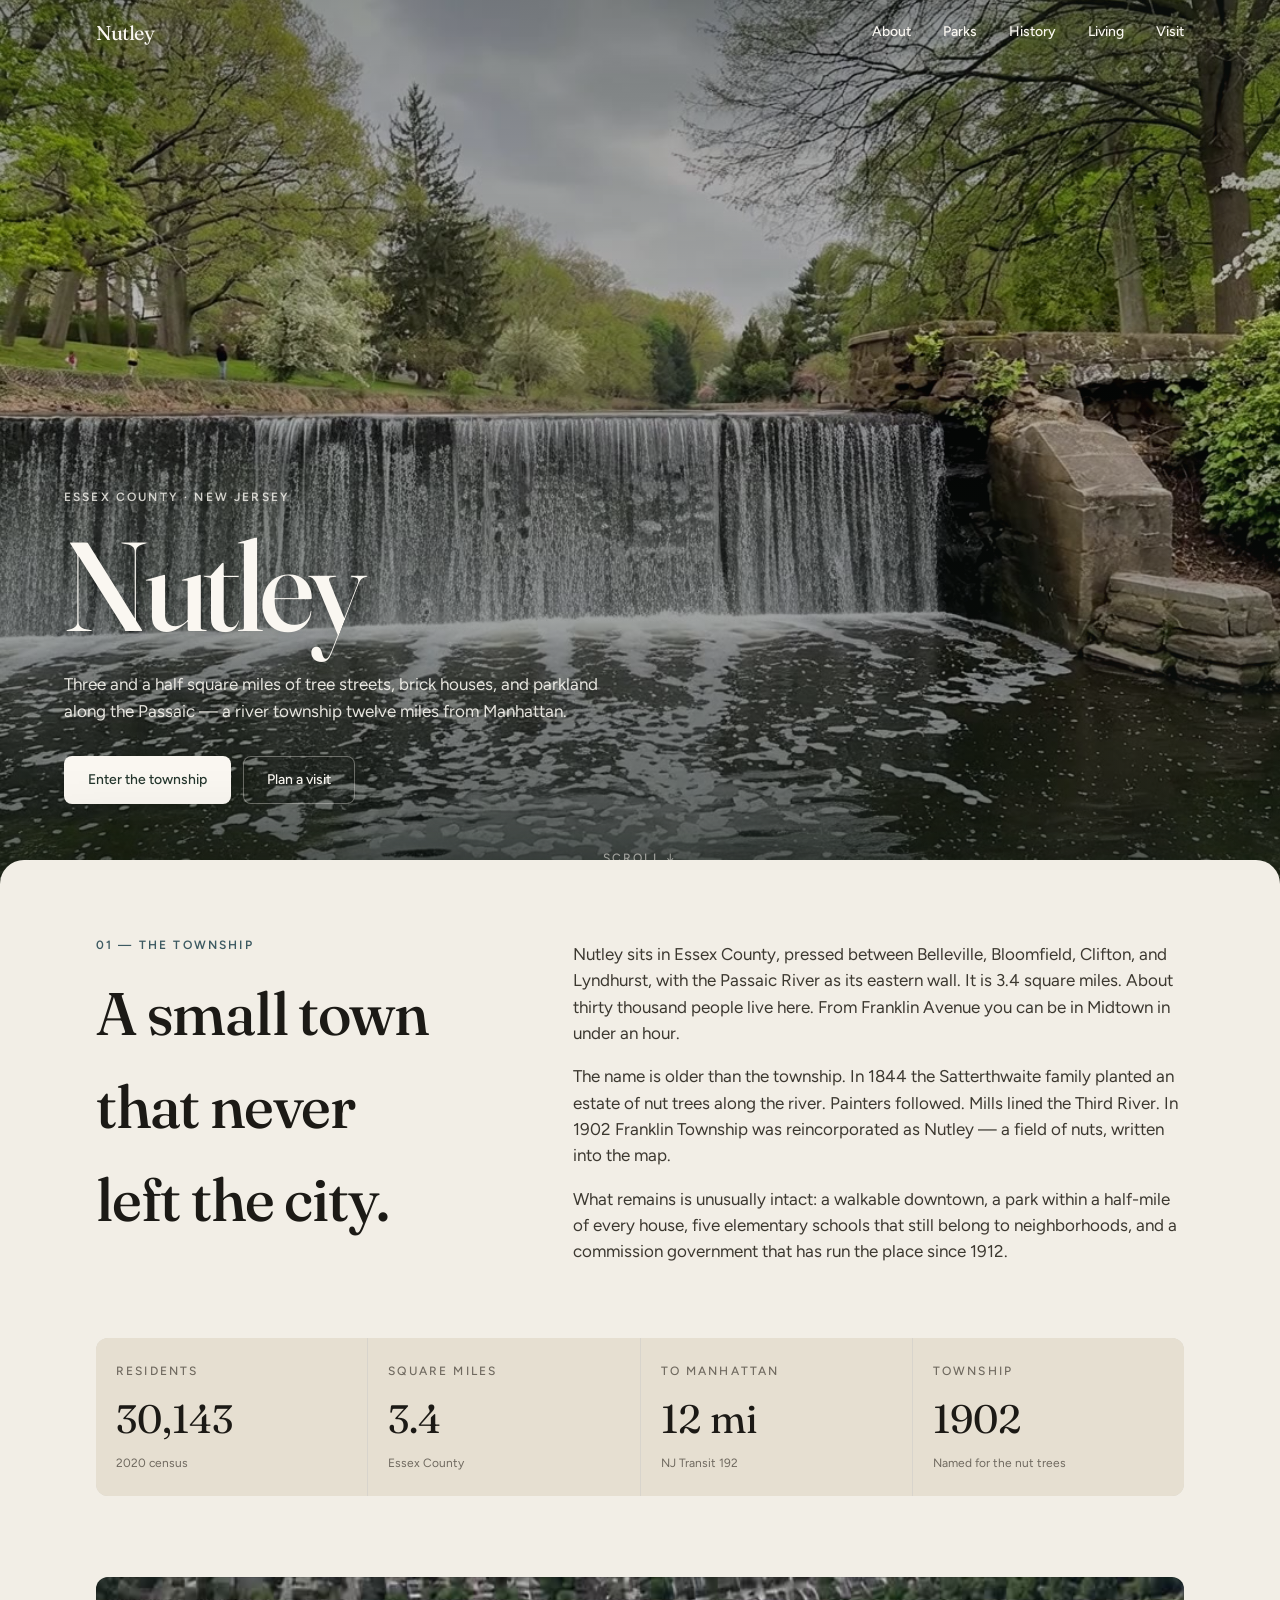
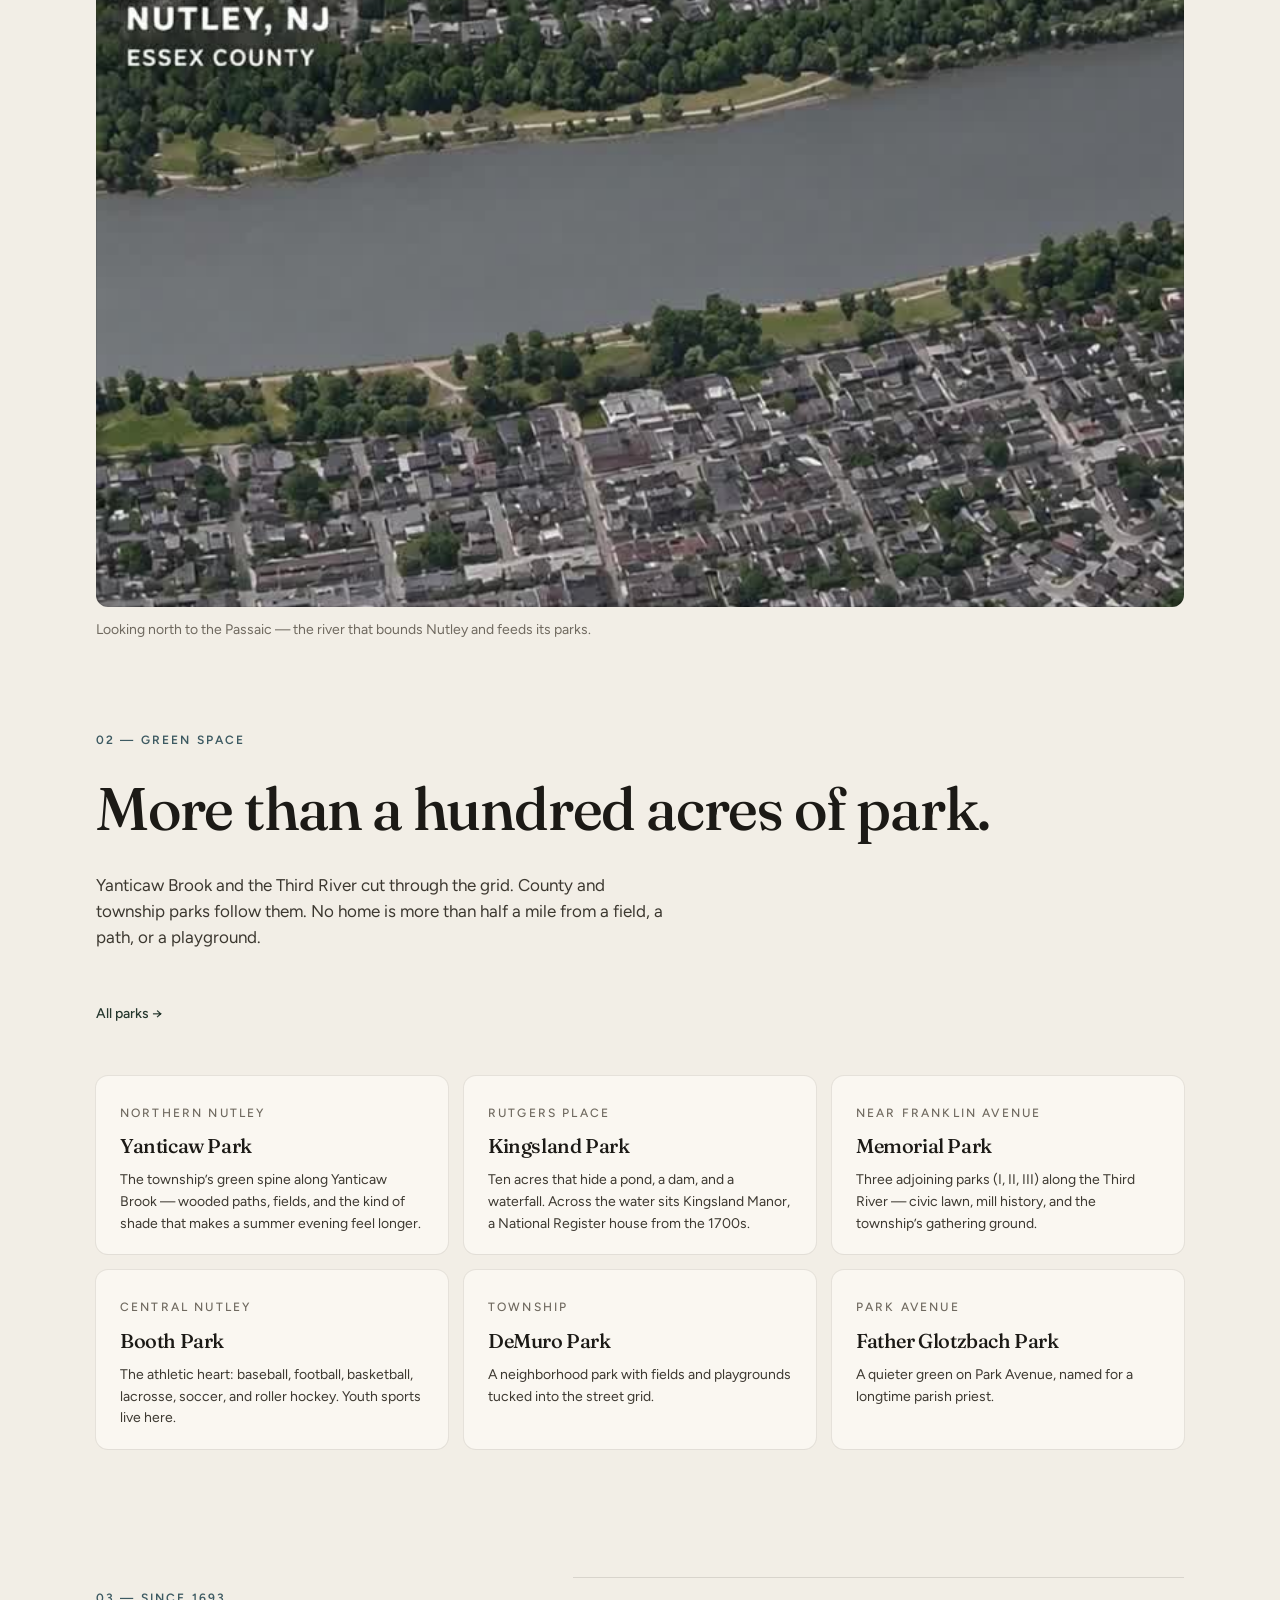
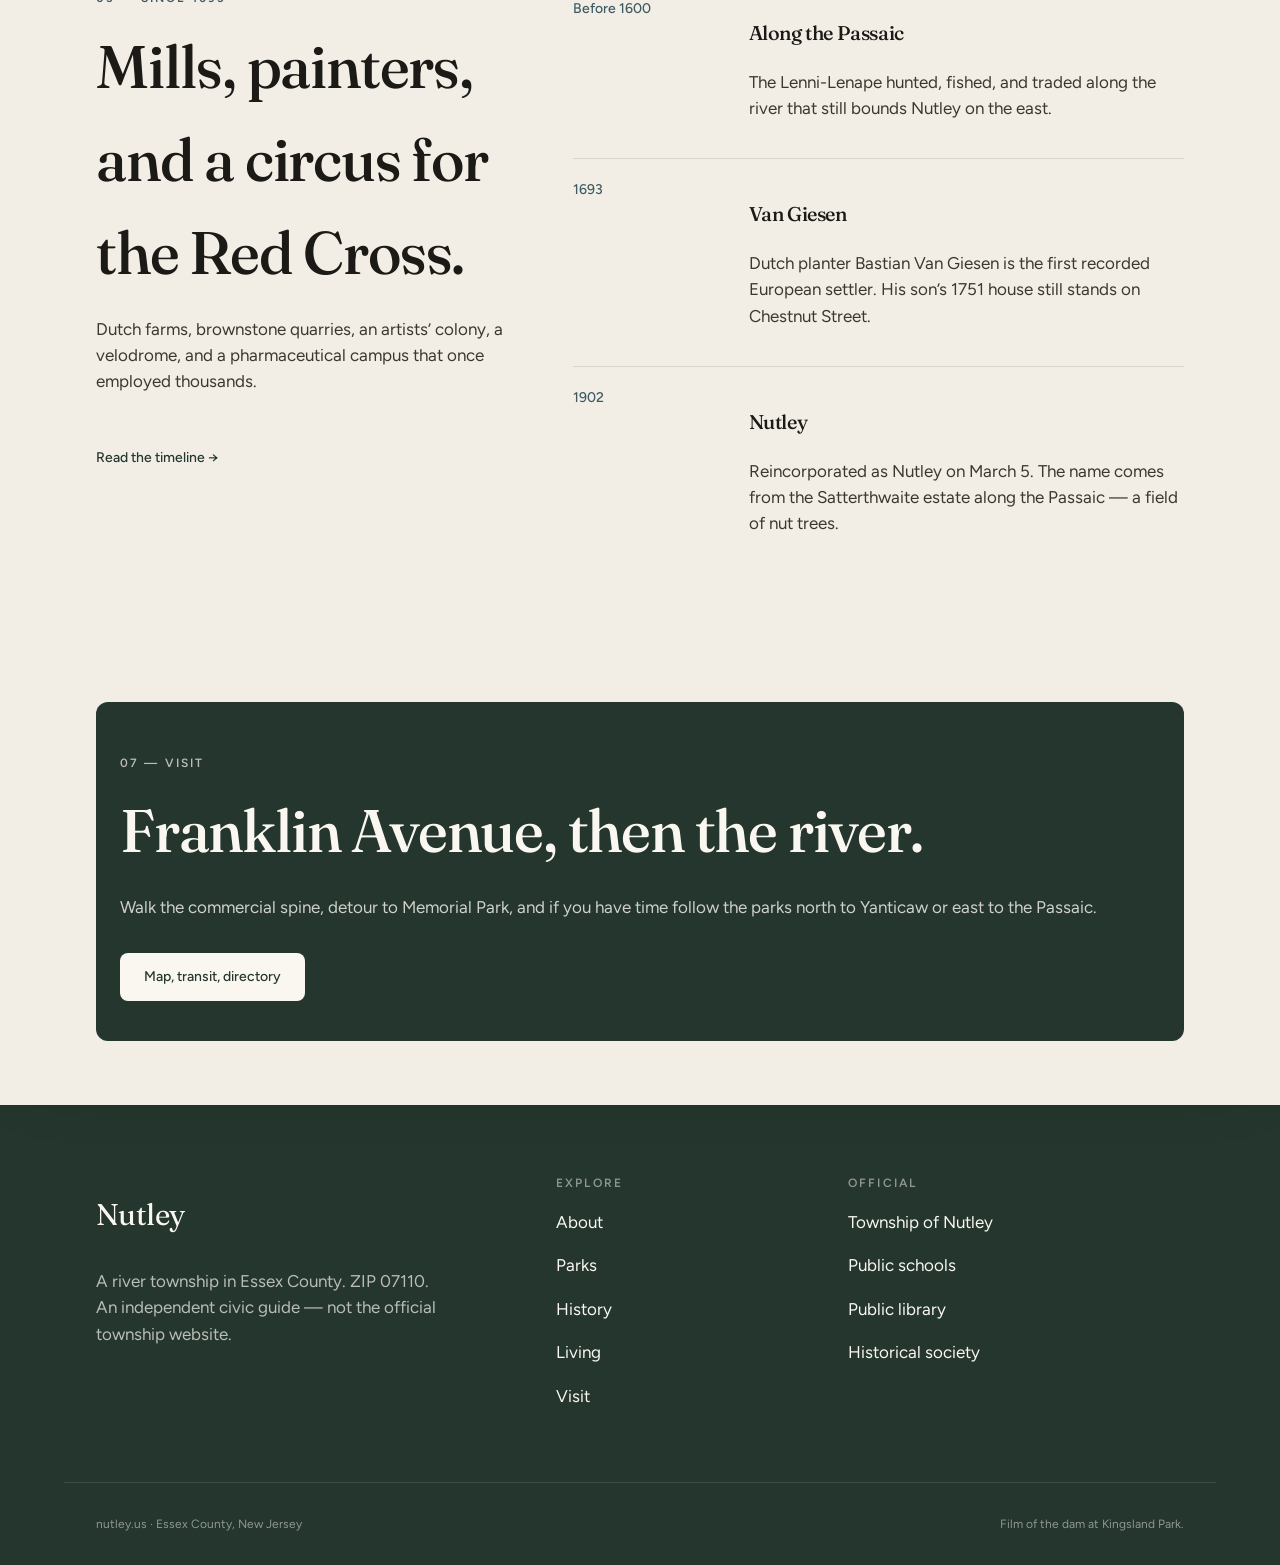
<file: index.html>
<!doctype html>
<html lang="en">
<head>
  <meta charset="utf-8" />
  <meta name="viewport" content="width=device-width, initial-scale=1" />
  <title>Nutley, New Jersey</title>
  <meta name="description" content="Nutley, New Jersey — a river township in Essex County. Parks, history, neighborhoods, schools, and how to visit. Twelve miles from Manhattan." />
  <meta name="theme-color" content="#24362d" />
  <link rel="icon" type="image/svg+xml" href="favicon.svg" />
  <link rel="preconnect" href="https://fonts.googleapis.com" />
  <link rel="preconnect" href="https://fonts.gstatic.com" crossorigin />
  <link rel="stylesheet" href="https://fonts.googleapis.com/css2?family=Figtree:ital,wght@0,400;0,500;0,600;1,400&family=Fraunces:opsz,wght@9..144,500;9..144,600;9..144,700&display=swap" />
  <link rel="stylesheet" href="assets/site.css" />
  <meta property="og:title" content="Nutley, New Jersey" />
  <meta property="og:description" content="Nutley, New Jersey — a river township in Essex County. Parks, history, neighborhoods, schools, and how to visit. Twelve miles from Manhattan." />
  <meta property="og:image" content="og.jpg" />
</head>
<body data-page="home">

  <a class="sr-only" href="#main">Skip to content</a>
  <div class="video-root" aria-hidden="true">
    <div class="video-wrap">
      <video autoplay muted loop playsinline preload="auto" poster="video/nutley-poster.jpg">
        <source src="video/nutley-falls.mp4" type="video/mp4" />
      </video>
      <div class="video-scrim"></div>
    </div>
  </div>
  <header>
    <div class="header-inner">
      <a class="logo" href="index.html">Nutley</a>
      <nav class="primary" aria-label="Primary">
        <a href="index.html#about">About</a>
        <a href="parks.html">Parks</a>
        <a href="history.html">History</a>
        <a href="living.html">Living</a>
        <a href="visit.html">Visit</a>
      </nav>
      <button class="menu-btn" type="button" aria-expanded="false" aria-label="Open menu">☰</button>
    </div>
    <div class="mobile-nav" id="mobile-nav">
      <a href="index.html#about">About</a>
      <a href="parks.html">Parks</a>
      <a href="history.html">History</a>
      <a href="living.html">Living</a>
      <a href="visit.html">Visit</a>
    </div>
  </header>
<main>
  <section class="hero">
    <div class="hero-inner">
      <p class="kicker">Essex County · New Jersey</p>
      <h1>Nutley</h1>
      <p class="lede">Three and a half square miles of tree streets, brick houses, and parkland along the Passaic — a river township twelve miles from Manhattan.</p>
      <div class="actions">
        <a class="btn btn-cream" href="#about">Enter the township</a>
        <a class="btn btn-ghost" href="visit.html">Plan a visit</a>
      </div>
    </div>
    <a class="scroll-cue" href="#about">Scroll ↓</a>
  </section>
  <div class="sheet" id="main">
    <section class="section" id="about">
      <div class="grid-12">
        <div>
          <p class="kicker">01 — The township</p>
          <h2>A small town that never left the city.</h2>
        </div>
        <div class="ink-soft">
          <p>Nutley sits in Essex County, pressed between Belleville, Bloomfield, Clifton, and Lyndhurst, with the Passaic River as its eastern wall. It is 3.4 square miles. About thirty thousand people live here. From Franklin Avenue you can be in Midtown in under an hour.</p>
          <p>The name is older than the township. In 1844 the Satterthwaite family planted an estate of nut trees along the river. Painters followed. Mills lined the Third River. In 1902 Franklin Township was reincorporated as Nutley — a field of nuts, written into the map.</p>
          <p>What remains is unusually intact: a walkable downtown, a park within a half-mile of every house, five elementary schools that still belong to neighborhoods, and a commission government that has run the place since 1912.</p>
        </div>
      </div>
      <dl class="stats">
        <div><dt>Residents</dt><dd>30,143</dd><p>2020 census</p></div>
        <div><dt>Square miles</dt><dd>3.4</dd><p>Essex County</p></div>
        <div><dt>To Manhattan</dt><dd>12 mi</dd><p>NJ Transit 192</p></div>
        <div><dt>Township</dt><dd>1902</dd><p>Named for the nut trees</p></div>
      </dl>
    </section>
    <section class="section" style="padding-top:0;padding-bottom:0">
      <img class="frame tall" src="photos/nutley-wide.jpg" alt="Aerial view of Nutley looking toward the Passaic River" />
      <p class="muted" style="margin-top:0.75rem;font-size:0.875rem">Looking north to the Passaic — the river that bounds Nutley and feeds its parks.</p>
    </section>
    <section class="section" id="parks">
      <p class="kicker">02 — Green space</p>
      <h2>More than a hundred acres of park.</h2>
      <p class="ink-soft" style="max-width:36rem">Yanticaw Brook and the Third River cut through the grid. County and township parks follow them. No home is more than half a mile from a field, a path, or a playground.</p>
      <a class="link-row" href="parks.html">All parks →</a>
      <div class="cards three">
        <article class="card"><p class="meta">Northern Nutley</p><h3>Yanticaw Park</h3><p>The township’s green spine along Yanticaw Brook — wooded paths, fields, and the kind of shade that makes a summer evening feel longer.</p></article><article class="card"><p class="meta">Rutgers Place</p><h3>Kingsland Park</h3><p>Ten acres that hide a pond, a dam, and a waterfall. Across the water sits Kingsland Manor, a National Register house from the 1700s.</p></article><article class="card"><p class="meta">Near Franklin Avenue</p><h3>Memorial Park</h3><p>Three adjoining parks (I, II, III) along the Third River — civic lawn, mill history, and the township’s gathering ground.</p></article><article class="card"><p class="meta">Central Nutley</p><h3>Booth Park</h3><p>The athletic heart: baseball, football, basketball, lacrosse, soccer, and roller hockey. Youth sports live here.</p></article><article class="card"><p class="meta">Township</p><h3>DeMuro Park</h3><p>A neighborhood park with fields and playgrounds tucked into the street grid.</p></article><article class="card"><p class="meta">Park Avenue</p><h3>Father Glotzbach Park</h3><p>A quieter green on Park Avenue, named for a longtime parish priest.</p></article>
      </div>
    </section>
    <section class="section" id="history">
      <div class="grid-12">
        <div>
          <p class="kicker">03 — Since 1693</p>
          <h2>Mills, painters, and a circus for the Red Cross.</h2>
          <p class="ink-soft">Dutch farms, brownstone quarries, an artists’ colony, a velodrome, and a pharmaceutical campus that once employed thousands.</p>
          <a class="link-row" href="history.html">Read the timeline →</a>
        </div>
        <ol class="timeline">
          <li><span class="year">Before 1600</span><div><h3>Along the Passaic</h3><p class="ink-soft">The Lenni-Lenape hunted, fished, and traded along the river that still bounds Nutley on the east.</p></div></li>
          <li><span class="year">1693</span><div><h3>Van Giesen</h3><p class="ink-soft">Dutch planter Bastian Van Giesen is the first recorded European settler. His son’s 1751 house still stands on Chestnut Street.</p></div></li>
          <li><span class="year">1902</span><div><h3>Nutley</h3><p class="ink-soft">Reincorporated as Nutley on March 5. The name comes from the Satterthwaite estate along the Passaic — a field of nut trees.</p></div></li>
        </ol>
      </div>
    </section>
    <section class="section">
      <div class="cta-band">
        <p class="kicker">07 — Visit</p>
        <h2>Franklin Avenue, then the river.</h2>
        <p>Walk the commercial spine, detour to Memorial Park, and if you have time follow the parks north to Yanticaw or east to the Passaic.</p>
        <div class="actions"><a class="btn btn-cream" href="visit.html">Map, transit, directory</a></div>
      </div>
    </section>

  </div>
</main>
  <footer>
    <div class="footer-inner">
      <div>
        <p class="logo" style="font-size:1.875rem">Nutley</p>
        <p style="color:color-mix(in oklab, var(--cream) 70%, transparent); max-width:22rem">A river township in Essex County. ZIP 07110. An independent civic guide — not the official township website.</p>
      </div>
      <div>
        <p class="kicker" style="color:color-mix(in oklab, var(--cream) 50%, transparent)">Explore</p>
        <p><a href="index.html#about">About</a></p>
        <p><a href="parks.html">Parks</a></p>
        <p><a href="history.html">History</a></p>
        <p><a href="living.html">Living</a></p>
        <p><a href="visit.html">Visit</a></p>
      </div>
      <div>
        <p class="kicker" style="color:color-mix(in oklab, var(--cream) 50%, transparent)">Official</p>
        <p><a href="https://www.nutleynj.org/" target="_blank" rel="noreferrer">Township of Nutley</a></p>
        <p><a href="https://www.nutleyschools.org/" target="_blank" rel="noreferrer">Public schools</a></p>
        <p><a href="https://nutleypubliclibrary.org/" target="_blank" rel="noreferrer">Public library</a></p>
        <p><a href="https://www.nutleyhistoricalsociety.org/" target="_blank" rel="noreferrer">Historical society</a></p>
      </div>
    </div>
    <div class="footer-legal">
      <p>nutley.us · Essex County, New Jersey</p>
      <p>Film of the dam at Kingsland Park.</p>
    </div>
  </footer>
  <script src="assets/site.js"></script>
</body>
</html>
</file>
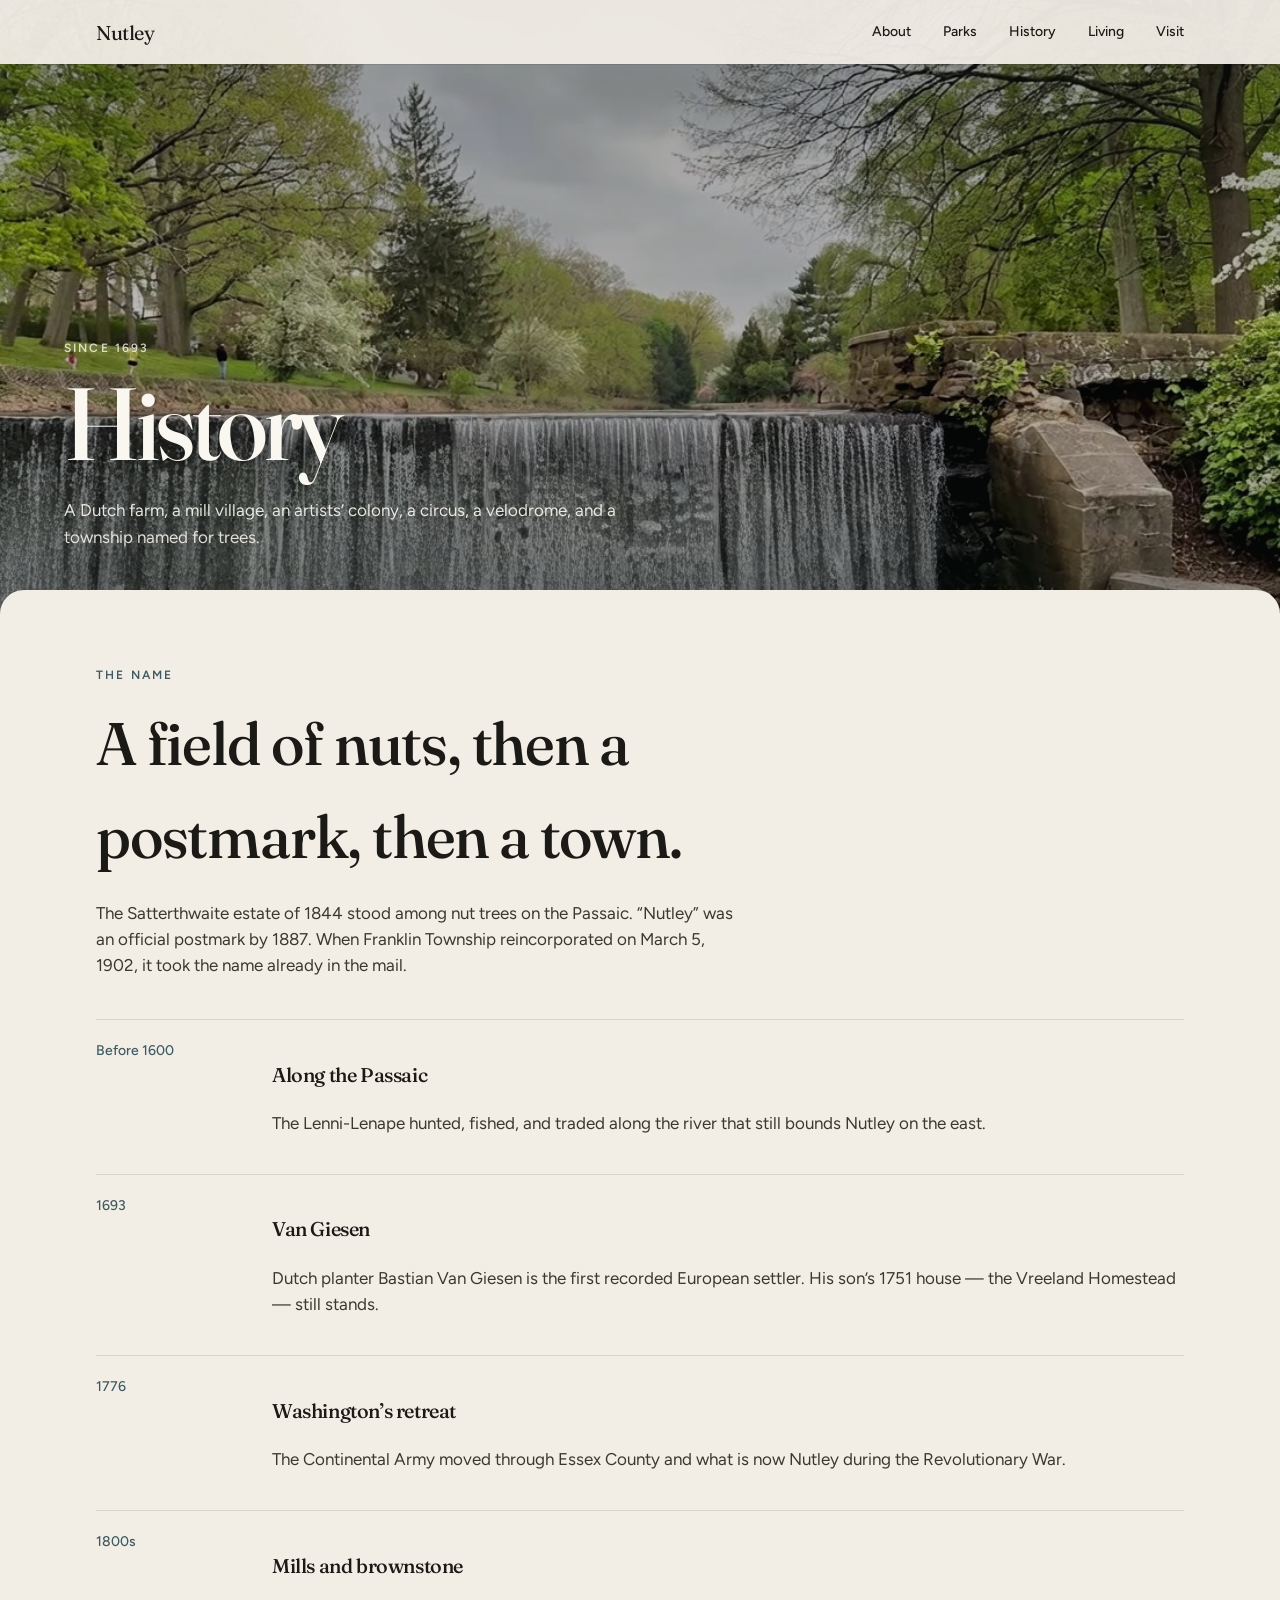
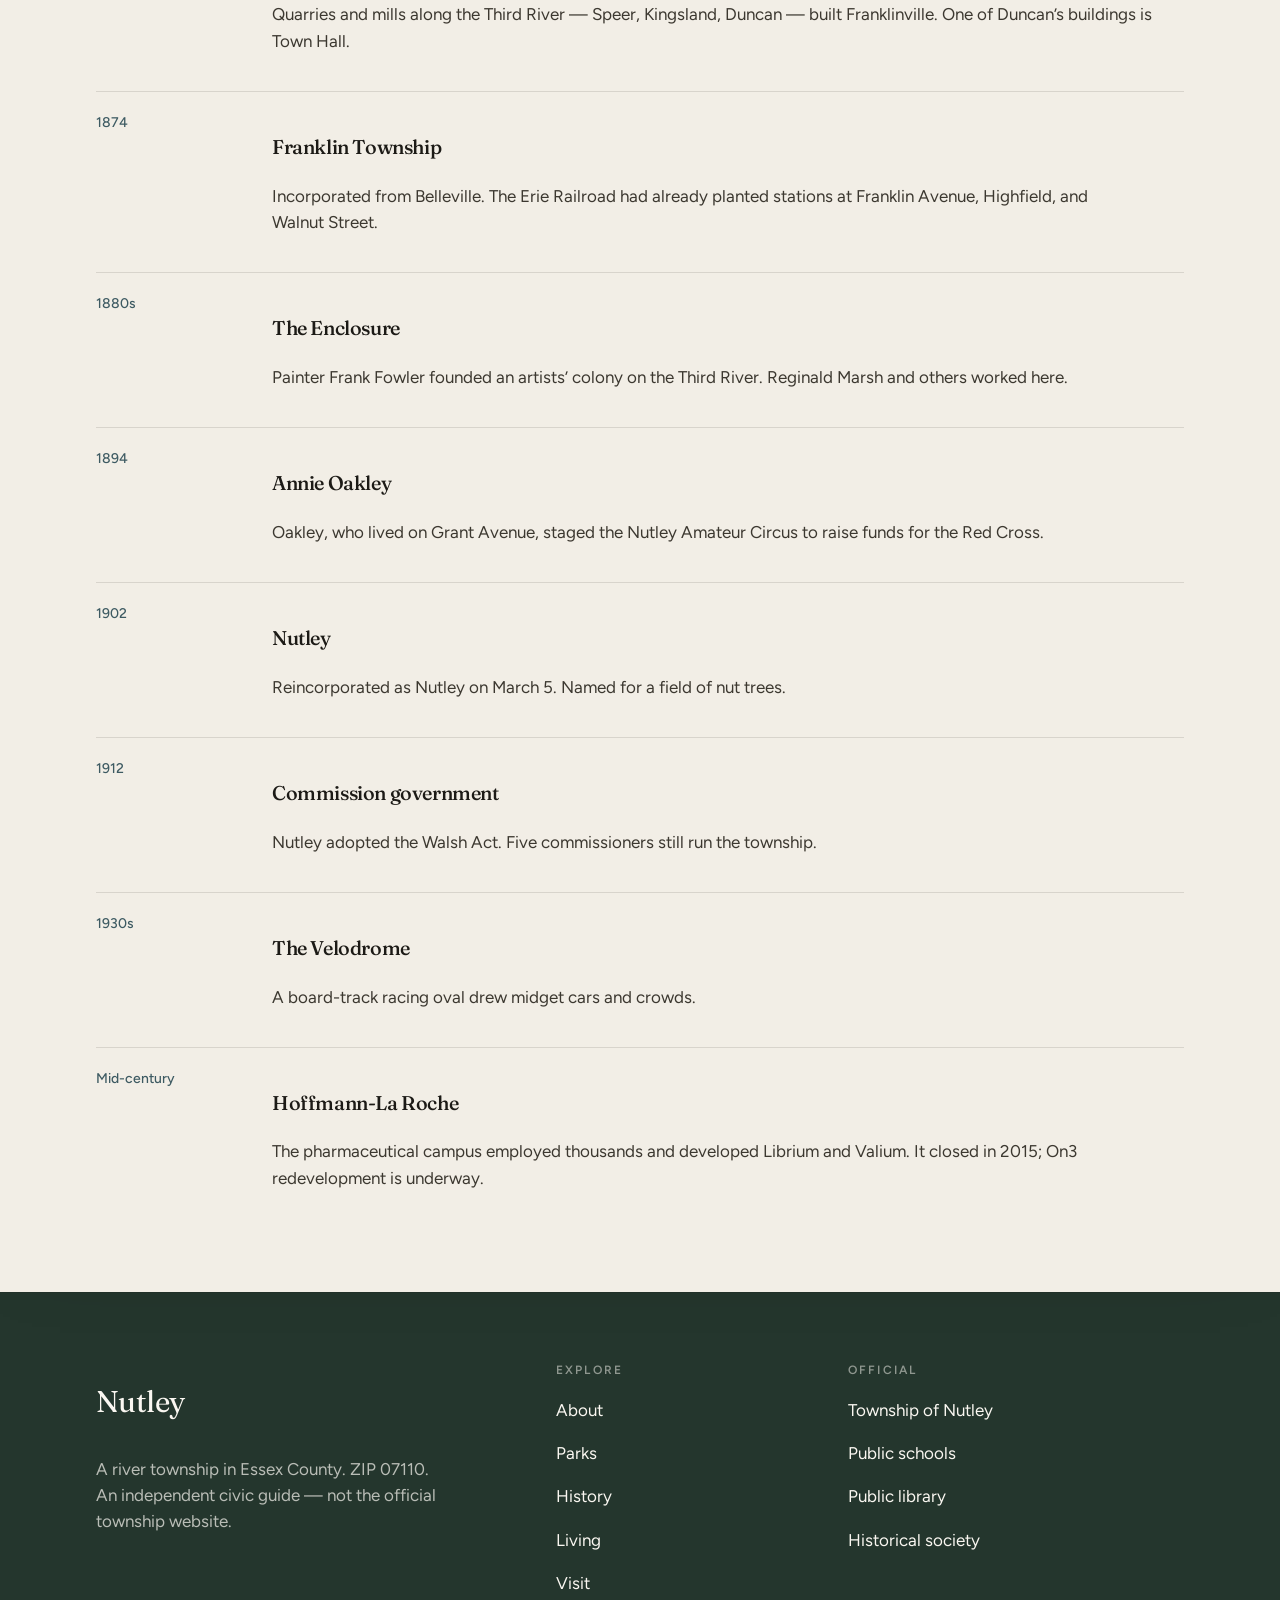
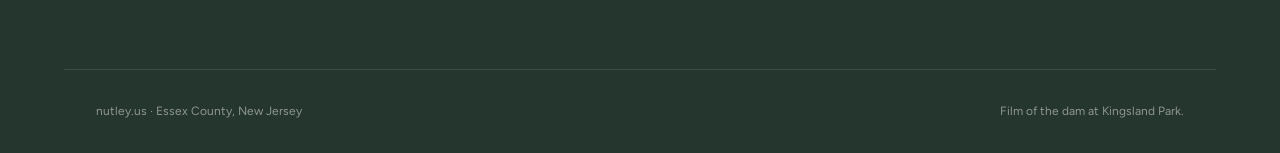
<file: history.html>
<!doctype html>
<html lang="en">
<head>
  <meta charset="utf-8" />
  <meta name="viewport" content="width=device-width, initial-scale=1" />
  <title>History — Nutley, New Jersey</title>
  <meta name="description" content="From Lenni-Lenape river camps to Franklin Township, The Enclosure, Annie Oakley, and the 1902 renaming of Nutley." />
  <meta name="theme-color" content="#24362d" />
  <link rel="icon" type="image/svg+xml" href="favicon.svg" />
  <link rel="preconnect" href="https://fonts.googleapis.com" />
  <link rel="preconnect" href="https://fonts.gstatic.com" crossorigin />
  <link rel="stylesheet" href="https://fonts.googleapis.com/css2?family=Figtree:ital,wght@0,400;0,500;0,600;1,400&family=Fraunces:opsz,wght@9..144,500;9..144,600;9..144,700&display=swap" />
  <link rel="stylesheet" href="assets/site.css" />
  <meta property="og:title" content="History — Nutley, New Jersey" />
  <meta property="og:description" content="From Lenni-Lenape river camps to Franklin Township, The Enclosure, Annie Oakley, and the 1902 renaming of Nutley." />
  <meta property="og:image" content="og.jpg" />
</head>
<body data-page="history.html">

  <a class="sr-only" href="#main">Skip to content</a>
  <div class="video-root" aria-hidden="true">
    <div class="video-wrap">
      <video autoplay muted loop playsinline preload="auto" poster="video/nutley-poster.jpg">
        <source src="video/nutley-falls.mp4" type="video/mp4" />
      </video>
      <div class="video-scrim"></div>
    </div>
  </div>
  <header>
    <div class="header-inner">
      <a class="logo" href="index.html">Nutley</a>
      <nav class="primary" aria-label="Primary">
        <a href="index.html#about">About</a>
        <a href="parks.html">Parks</a>
        <a href="history.html">History</a>
        <a href="living.html">Living</a>
        <a href="visit.html">Visit</a>
      </nav>
      <button class="menu-btn" type="button" aria-expanded="false" aria-label="Open menu">☰</button>
    </div>
    <div class="mobile-nav" id="mobile-nav">
      <a href="index.html#about">About</a>
      <a href="parks.html">Parks</a>
      <a href="history.html">History</a>
      <a href="living.html">Living</a>
      <a href="visit.html">Visit</a>
    </div>
  </header>
<main>
  <section class="hero compact">
    <div class="hero-inner">
      <p class="kicker">Since 1693</p>
      <h1>History</h1>
      <p class="lede">A Dutch farm, a mill village, an artists’ colony, a circus, a velodrome, and a township named for trees.</p>
    </div>
  </section>
  <div class="sheet" id="main">
    <section class="section">
    <p class="kicker">The name</p>
    <h2>A field of nuts, then a postmark, then a town.</h2>
    <p class="ink-soft" style="max-width:40rem">The Satterthwaite estate of 1844 stood among nut trees on the Passaic. “Nutley” was an official postmark by 1887. When Franklin Township reincorporated on March 5, 1902, it took the name already in the mail.</p>
    <ol class="timeline" style="margin-top:2.5rem">
      <li><span class="year">Before 1600</span><div><h3>Along the Passaic</h3><p class="ink-soft">The Lenni-Lenape hunted, fished, and traded along the river that still bounds Nutley on the east.</p></div></li><li><span class="year">1693</span><div><h3>Van Giesen</h3><p class="ink-soft">Dutch planter Bastian Van Giesen is the first recorded European settler. His son’s 1751 house — the Vreeland Homestead — still stands.</p></div></li><li><span class="year">1776</span><div><h3>Washington’s retreat</h3><p class="ink-soft">The Continental Army moved through Essex County and what is now Nutley during the Revolutionary War.</p></div></li><li><span class="year">1800s</span><div><h3>Mills and brownstone</h3><p class="ink-soft">Quarries and mills along the Third River — Speer, Kingsland, Duncan — built Franklinville. One of Duncan’s buildings is Town Hall.</p></div></li><li><span class="year">1874</span><div><h3>Franklin Township</h3><p class="ink-soft">Incorporated from Belleville. The Erie Railroad had already planted stations at Franklin Avenue, Highfield, and Walnut Street.</p></div></li><li><span class="year">1880s</span><div><h3>The Enclosure</h3><p class="ink-soft">Painter Frank Fowler founded an artists’ colony on the Third River. Reginald Marsh and others worked here.</p></div></li><li><span class="year">1894</span><div><h3>Annie Oakley</h3><p class="ink-soft">Oakley, who lived on Grant Avenue, staged the Nutley Amateur Circus to raise funds for the Red Cross.</p></div></li><li><span class="year">1902</span><div><h3>Nutley</h3><p class="ink-soft">Reincorporated as Nutley on March 5. Named for a field of nut trees.</p></div></li><li><span class="year">1912</span><div><h3>Commission government</h3><p class="ink-soft">Nutley adopted the Walsh Act. Five commissioners still run the township.</p></div></li><li><span class="year">1930s</span><div><h3>The Velodrome</h3><p class="ink-soft">A board-track racing oval drew midget cars and crowds.</p></div></li><li><span class="year">Mid-century</span><div><h3>Hoffmann-La Roche</h3><p class="ink-soft">The pharmaceutical campus employed thousands and developed Librium and Valium. It closed in 2015; On3 redevelopment is underway.</p></div></li>
    </ol>
  </section>

  </div>
</main>
  <footer>
    <div class="footer-inner">
      <div>
        <p class="logo" style="font-size:1.875rem">Nutley</p>
        <p style="color:color-mix(in oklab, var(--cream) 70%, transparent); max-width:22rem">A river township in Essex County. ZIP 07110. An independent civic guide — not the official township website.</p>
      </div>
      <div>
        <p class="kicker" style="color:color-mix(in oklab, var(--cream) 50%, transparent)">Explore</p>
        <p><a href="index.html#about">About</a></p>
        <p><a href="parks.html">Parks</a></p>
        <p><a href="history.html">History</a></p>
        <p><a href="living.html">Living</a></p>
        <p><a href="visit.html">Visit</a></p>
      </div>
      <div>
        <p class="kicker" style="color:color-mix(in oklab, var(--cream) 50%, transparent)">Official</p>
        <p><a href="https://www.nutleynj.org/" target="_blank" rel="noreferrer">Township of Nutley</a></p>
        <p><a href="https://www.nutleyschools.org/" target="_blank" rel="noreferrer">Public schools</a></p>
        <p><a href="https://nutleypubliclibrary.org/" target="_blank" rel="noreferrer">Public library</a></p>
        <p><a href="https://www.nutleyhistoricalsociety.org/" target="_blank" rel="noreferrer">Historical society</a></p>
      </div>
    </div>
    <div class="footer-legal">
      <p>nutley.us · Essex County, New Jersey</p>
      <p>Film of the dam at Kingsland Park.</p>
    </div>
  </footer>
  <script src="assets/site.js"></script>
</body>
</html>
</file>
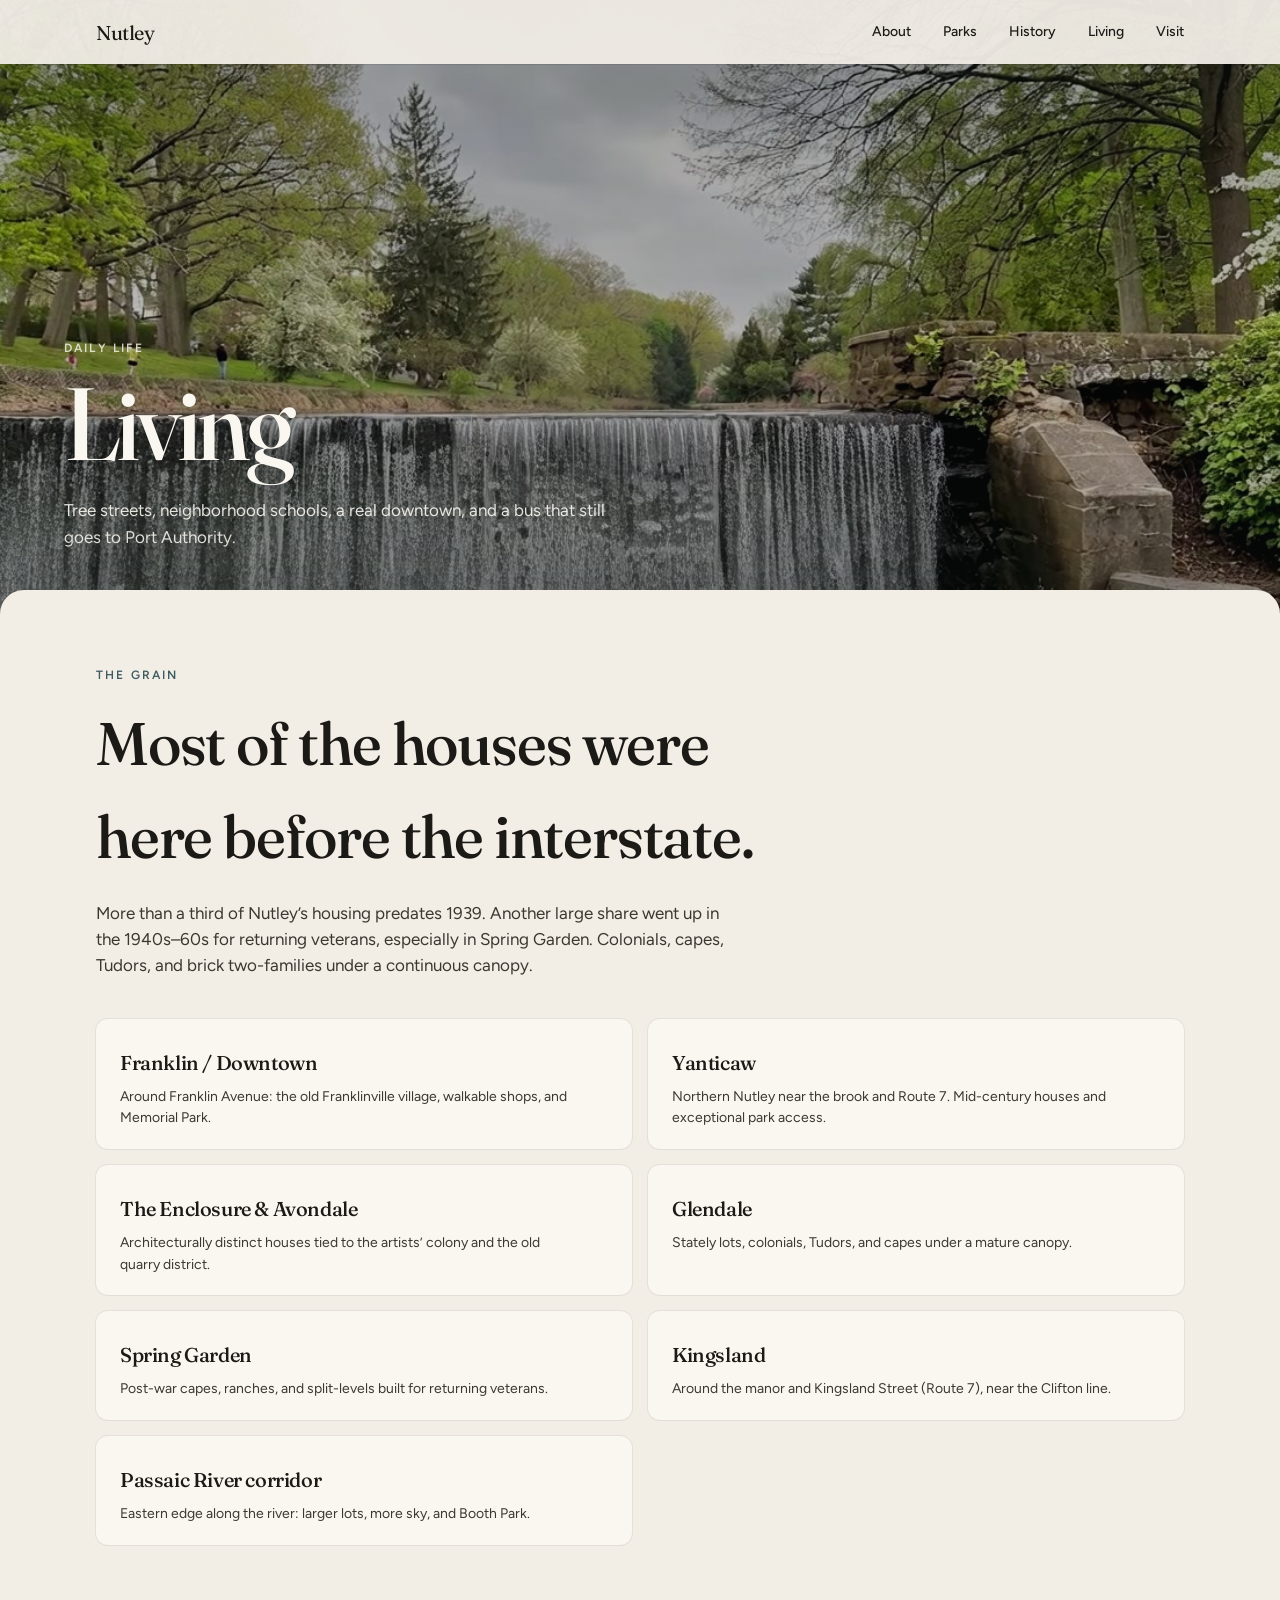
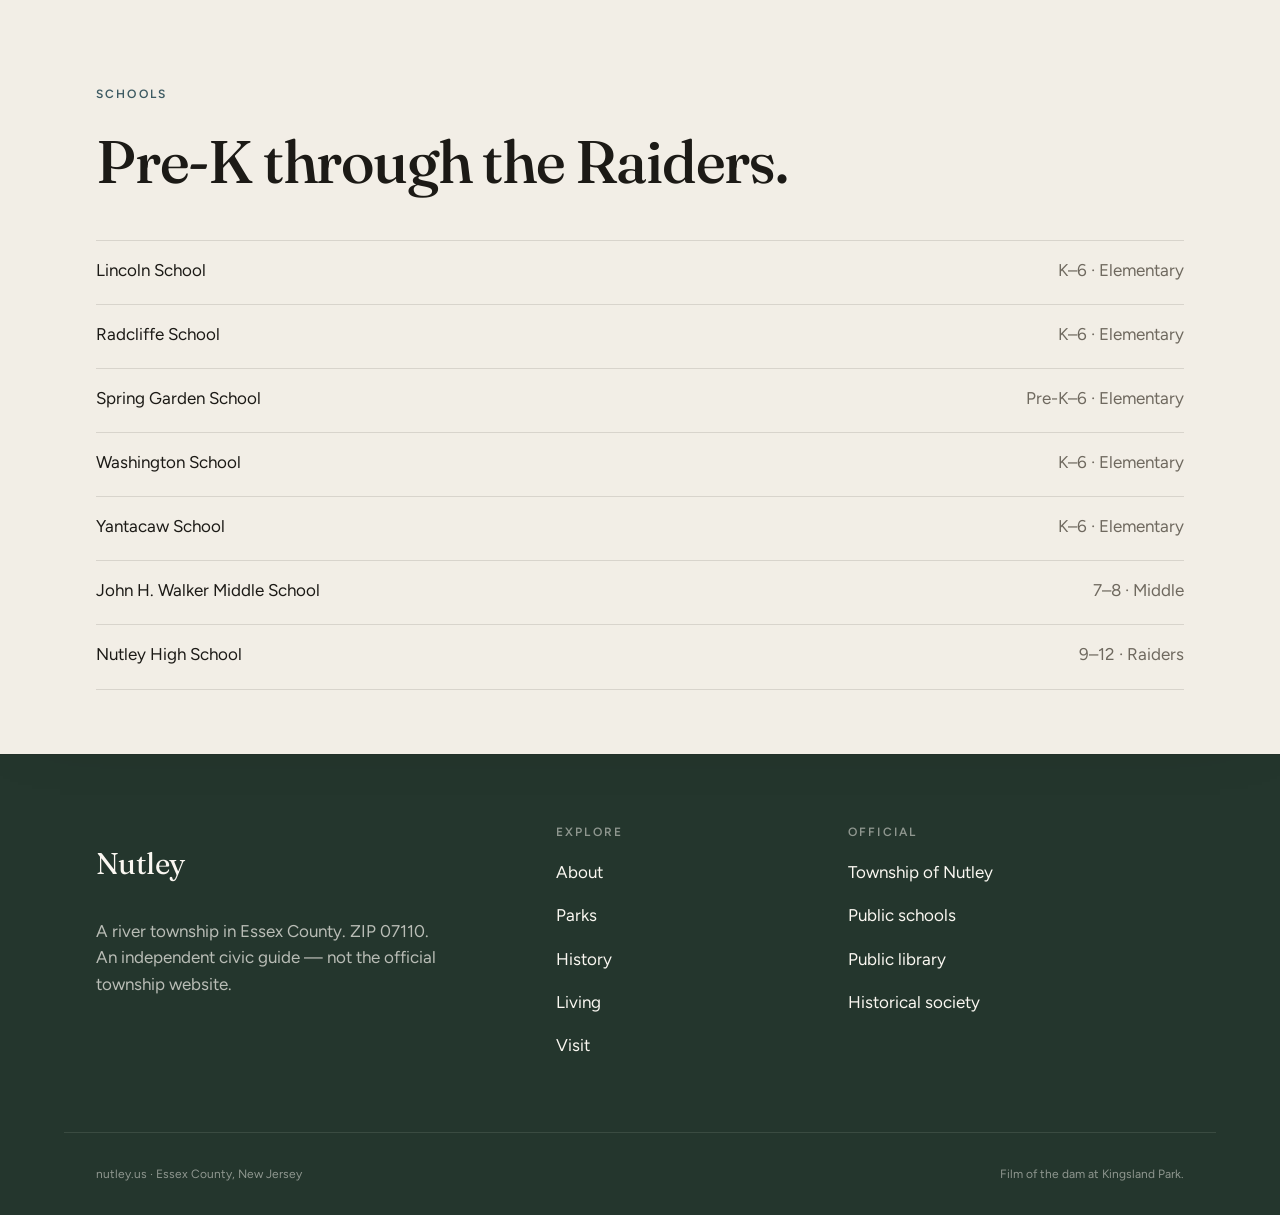
<file: living.html>
<!doctype html>
<html lang="en">
<head>
  <meta charset="utf-8" />
  <meta name="viewport" content="width=device-width, initial-scale=1" />
  <title>Living in Nutley — New Jersey</title>
  <meta name="description" content="Neighborhoods, schools, housing, and daily life in Nutley, New Jersey." />
  <meta name="theme-color" content="#24362d" />
  <link rel="icon" type="image/svg+xml" href="favicon.svg" />
  <link rel="preconnect" href="https://fonts.googleapis.com" />
  <link rel="preconnect" href="https://fonts.gstatic.com" crossorigin />
  <link rel="stylesheet" href="https://fonts.googleapis.com/css2?family=Figtree:ital,wght@0,400;0,500;0,600;1,400&family=Fraunces:opsz,wght@9..144,500;9..144,600;9..144,700&display=swap" />
  <link rel="stylesheet" href="assets/site.css" />
  <meta property="og:title" content="Living in Nutley — New Jersey" />
  <meta property="og:description" content="Neighborhoods, schools, housing, and daily life in Nutley, New Jersey." />
  <meta property="og:image" content="og.jpg" />
</head>
<body data-page="living.html">

  <a class="sr-only" href="#main">Skip to content</a>
  <div class="video-root" aria-hidden="true">
    <div class="video-wrap">
      <video autoplay muted loop playsinline preload="auto" poster="video/nutley-poster.jpg">
        <source src="video/nutley-falls.mp4" type="video/mp4" />
      </video>
      <div class="video-scrim"></div>
    </div>
  </div>
  <header>
    <div class="header-inner">
      <a class="logo" href="index.html">Nutley</a>
      <nav class="primary" aria-label="Primary">
        <a href="index.html#about">About</a>
        <a href="parks.html">Parks</a>
        <a href="history.html">History</a>
        <a href="living.html">Living</a>
        <a href="visit.html">Visit</a>
      </nav>
      <button class="menu-btn" type="button" aria-expanded="false" aria-label="Open menu">☰</button>
    </div>
    <div class="mobile-nav" id="mobile-nav">
      <a href="index.html#about">About</a>
      <a href="parks.html">Parks</a>
      <a href="history.html">History</a>
      <a href="living.html">Living</a>
      <a href="visit.html">Visit</a>
    </div>
  </header>
<main>
  <section class="hero compact">
    <div class="hero-inner">
      <p class="kicker">Daily life</p>
      <h1>Living</h1>
      <p class="lede">Tree streets, neighborhood schools, a real downtown, and a bus that still goes to Port Authority.</p>
    </div>
  </section>
  <div class="sheet" id="main">
    <section class="section">
    <p class="kicker">The grain</p>
    <h2>Most of the houses were here before the interstate.</h2>
    <p class="ink-soft" style="max-width:40rem">More than a third of Nutley’s housing predates 1939. Another large share went up in the 1940s–60s for returning veterans, especially in Spring Garden. Colonials, capes, Tudors, and brick two-families under a continuous canopy.</p>
    <div class="cards" style="margin-top:2.5rem">
      <article class="card"><h3>Franklin / Downtown</h3><p>Around Franklin Avenue: the old Franklinville village, walkable shops, and Memorial Park.</p></article><article class="card"><h3>Yanticaw</h3><p>Northern Nutley near the brook and Route 7. Mid-century houses and exceptional park access.</p></article><article class="card"><h3>The Enclosure & Avondale</h3><p>Architecturally distinct houses tied to the artists’ colony and the old quarry district.</p></article><article class="card"><h3>Glendale</h3><p>Stately lots, colonials, Tudors, and capes under a mature canopy.</p></article><article class="card"><h3>Spring Garden</h3><p>Post-war capes, ranches, and split-levels built for returning veterans.</p></article><article class="card"><h3>Kingsland</h3><p>Around the manor and Kingsland Street (Route 7), near the Clifton line.</p></article><article class="card"><h3>Passaic River corridor</h3><p>Eastern edge along the river: larger lots, more sky, and Booth Park.</p></article>
    </div>
  </section>
  <section class="section">
    <p class="kicker">Schools</p>
    <h2>Pre-K through the Raiders.</h2>
    <ul class="list-rows">
      <li><span>Lincoln School</span><span class="muted">K–6 · Elementary</span></li><li><span>Radcliffe School</span><span class="muted">K–6 · Elementary</span></li><li><span>Spring Garden School</span><span class="muted">Pre-K–6 · Elementary</span></li><li><span>Washington School</span><span class="muted">K–6 · Elementary</span></li><li><span>Yantacaw School</span><span class="muted">K–6 · Elementary</span></li><li><span>John H. Walker Middle School</span><span class="muted">7–8 · Middle</span></li><li><span>Nutley High School</span><span class="muted">9–12 · Raiders</span></li>
    </ul>
  </section>

  </div>
</main>
  <footer>
    <div class="footer-inner">
      <div>
        <p class="logo" style="font-size:1.875rem">Nutley</p>
        <p style="color:color-mix(in oklab, var(--cream) 70%, transparent); max-width:22rem">A river township in Essex County. ZIP 07110. An independent civic guide — not the official township website.</p>
      </div>
      <div>
        <p class="kicker" style="color:color-mix(in oklab, var(--cream) 50%, transparent)">Explore</p>
        <p><a href="index.html#about">About</a></p>
        <p><a href="parks.html">Parks</a></p>
        <p><a href="history.html">History</a></p>
        <p><a href="living.html">Living</a></p>
        <p><a href="visit.html">Visit</a></p>
      </div>
      <div>
        <p class="kicker" style="color:color-mix(in oklab, var(--cream) 50%, transparent)">Official</p>
        <p><a href="https://www.nutleynj.org/" target="_blank" rel="noreferrer">Township of Nutley</a></p>
        <p><a href="https://www.nutleyschools.org/" target="_blank" rel="noreferrer">Public schools</a></p>
        <p><a href="https://nutleypubliclibrary.org/" target="_blank" rel="noreferrer">Public library</a></p>
        <p><a href="https://www.nutleyhistoricalsociety.org/" target="_blank" rel="noreferrer">Historical society</a></p>
      </div>
    </div>
    <div class="footer-legal">
      <p>nutley.us · Essex County, New Jersey</p>
      <p>Film of the dam at Kingsland Park.</p>
    </div>
  </footer>
  <script src="assets/site.js"></script>
</body>
</html>
</file>
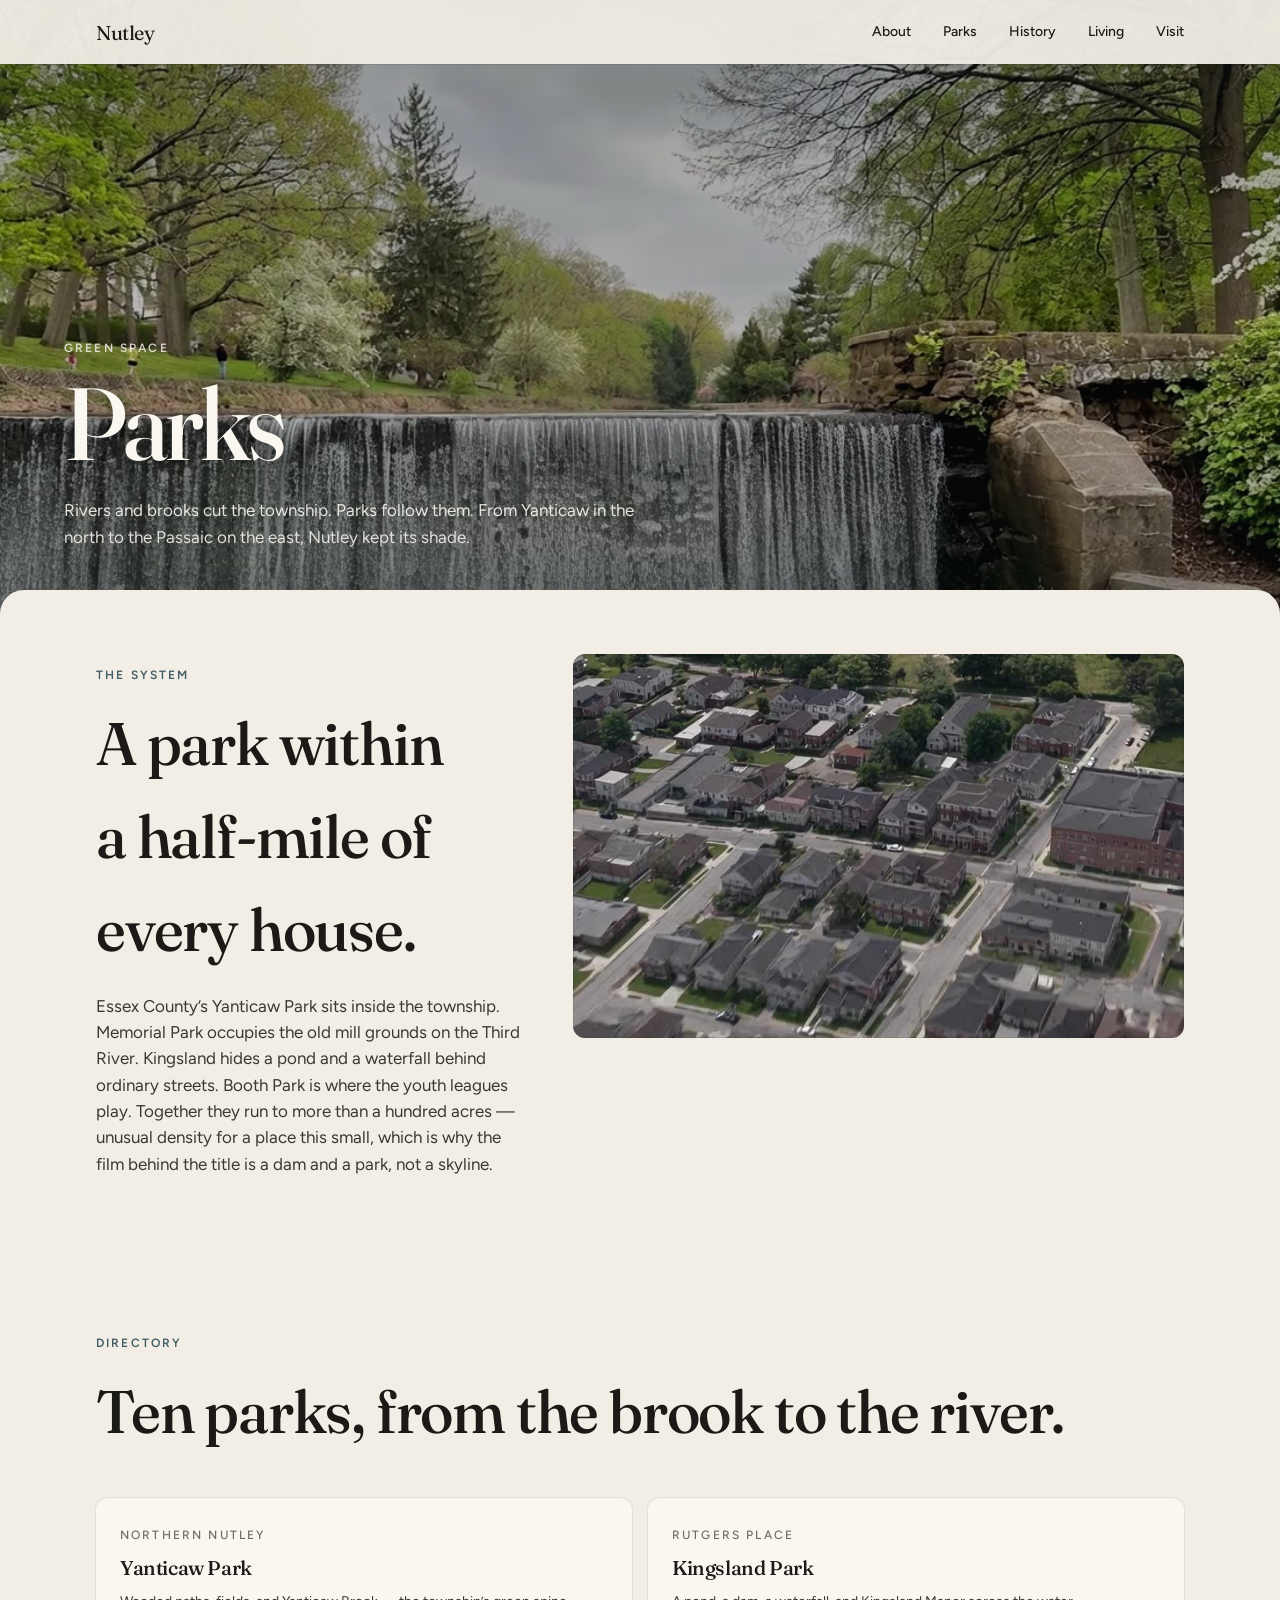
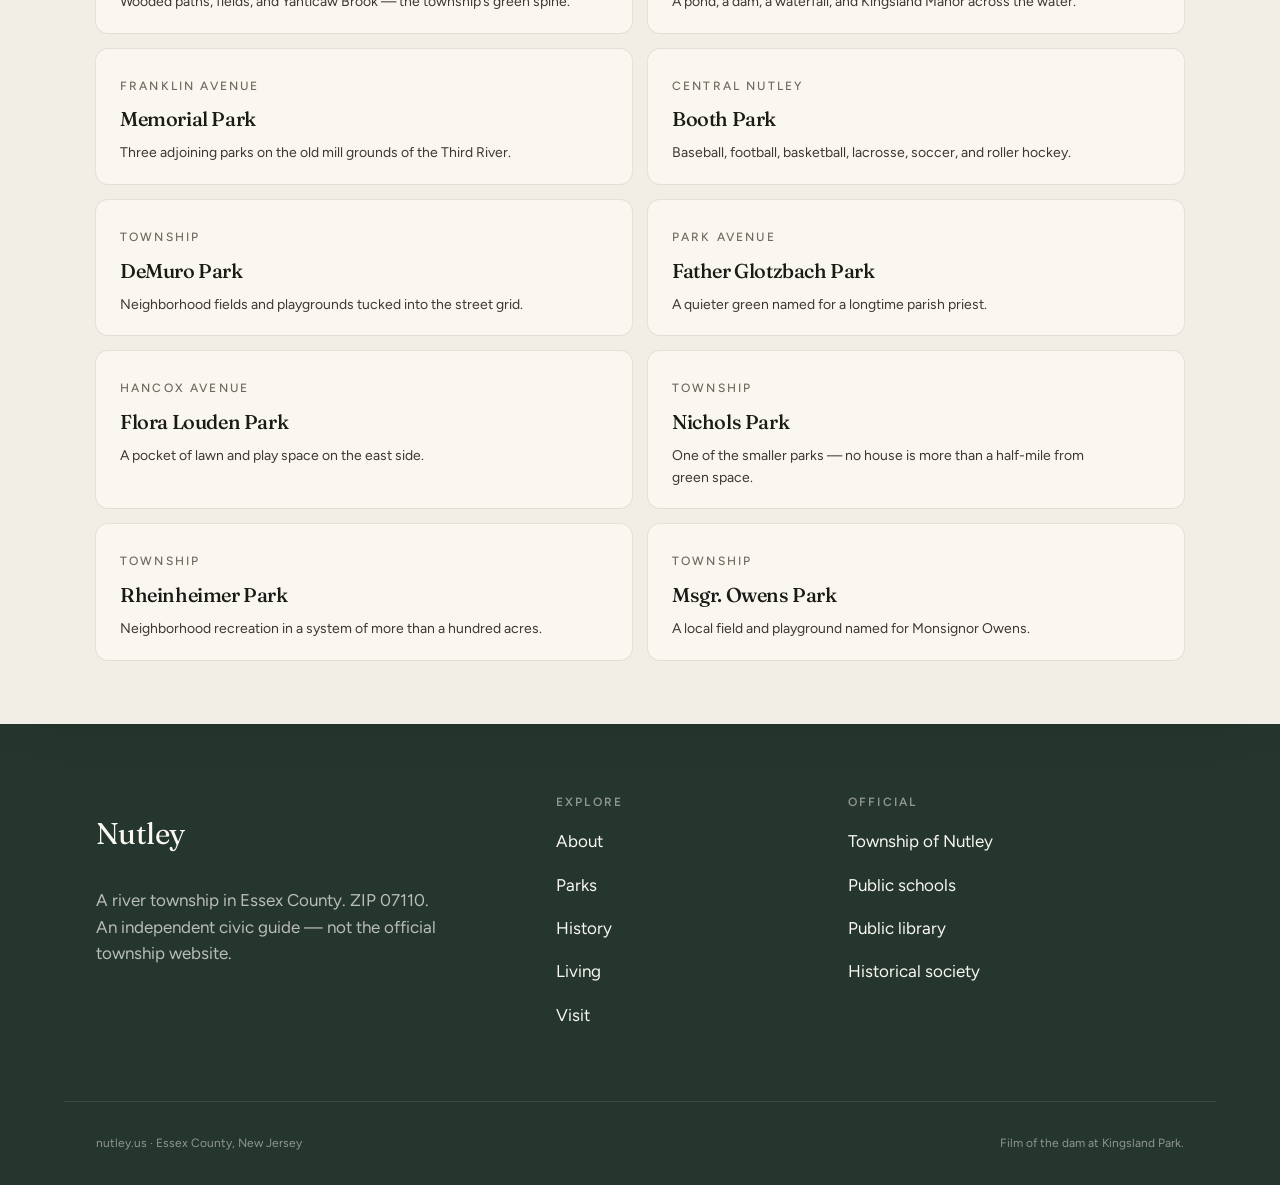
<file: parks.html>
<!doctype html>
<html lang="en">
<head>
  <meta charset="utf-8" />
  <meta name="viewport" content="width=device-width, initial-scale=1" />
  <title>Parks — Nutley, New Jersey</title>
  <meta name="description" content="Yanticaw, Kingsland, Memorial, Booth, and the rest of Nutley’s park system." />
  <meta name="theme-color" content="#24362d" />
  <link rel="icon" type="image/svg+xml" href="favicon.svg" />
  <link rel="preconnect" href="https://fonts.googleapis.com" />
  <link rel="preconnect" href="https://fonts.gstatic.com" crossorigin />
  <link rel="stylesheet" href="https://fonts.googleapis.com/css2?family=Figtree:ital,wght@0,400;0,500;0,600;1,400&family=Fraunces:opsz,wght@9..144,500;9..144,600;9..144,700&display=swap" />
  <link rel="stylesheet" href="assets/site.css" />
  <meta property="og:title" content="Parks — Nutley, New Jersey" />
  <meta property="og:description" content="Yanticaw, Kingsland, Memorial, Booth, and the rest of Nutley’s park system." />
  <meta property="og:image" content="og.jpg" />
</head>
<body data-page="parks.html">

  <a class="sr-only" href="#main">Skip to content</a>
  <div class="video-root" aria-hidden="true">
    <div class="video-wrap">
      <video autoplay muted loop playsinline preload="auto" poster="video/nutley-poster.jpg">
        <source src="video/nutley-falls.mp4" type="video/mp4" />
      </video>
      <div class="video-scrim"></div>
    </div>
  </div>
  <header>
    <div class="header-inner">
      <a class="logo" href="index.html">Nutley</a>
      <nav class="primary" aria-label="Primary">
        <a href="index.html#about">About</a>
        <a href="parks.html">Parks</a>
        <a href="history.html">History</a>
        <a href="living.html">Living</a>
        <a href="visit.html">Visit</a>
      </nav>
      <button class="menu-btn" type="button" aria-expanded="false" aria-label="Open menu">☰</button>
    </div>
    <div class="mobile-nav" id="mobile-nav">
      <a href="index.html#about">About</a>
      <a href="parks.html">Parks</a>
      <a href="history.html">History</a>
      <a href="living.html">Living</a>
      <a href="visit.html">Visit</a>
    </div>
  </header>
<main>
  <section class="hero compact">
    <div class="hero-inner">
      <p class="kicker">Green space</p>
      <h1>Parks</h1>
      <p class="lede">Rivers and brooks cut the township. Parks follow them. From Yanticaw in the north to the Passaic on the east, Nutley kept its shade.</p>
    </div>
  </section>
  <div class="sheet" id="main">
    <section class="section">
    <div class="grid-12">
      <div>
        <p class="kicker">The system</p>
        <h2>A park within a half-mile of every house.</h2>
        <p class="ink-soft">Essex County’s Yanticaw Park sits inside the township. Memorial Park occupies the old mill grounds on the Third River. Kingsland hides a pond and a waterfall behind ordinary streets. Booth Park is where the youth leagues play. Together they run to more than a hundred acres — unusual density for a place this small, which is why the film behind the title is a dam and a park, not a skyline.</p>
      </div>
      <img class="frame" style="height:24rem;object-fit:cover" src="photos/nutley-riverfront.jpg" alt="Aerial of Nutley houses meeting the Passaic" />
    </div>
  </section>
  <section class="section">
    <p class="kicker">Directory</p>
    <h2>Ten parks, from the brook to the river.</h2>
    <div class="cards">
      <article class="card"><p class="meta">Northern Nutley</p><h3>Yanticaw Park</h3><p>Wooded paths, fields, and Yanticaw Brook — the township’s green spine.</p></article><article class="card"><p class="meta">Rutgers Place</p><h3>Kingsland Park</h3><p>A pond, a dam, a waterfall, and Kingsland Manor across the water.</p></article><article class="card"><p class="meta">Franklin Avenue</p><h3>Memorial Park</h3><p>Three adjoining parks on the old mill grounds of the Third River.</p></article><article class="card"><p class="meta">Central Nutley</p><h3>Booth Park</h3><p>Baseball, football, basketball, lacrosse, soccer, and roller hockey.</p></article><article class="card"><p class="meta">Township</p><h3>DeMuro Park</h3><p>Neighborhood fields and playgrounds tucked into the street grid.</p></article><article class="card"><p class="meta">Park Avenue</p><h3>Father Glotzbach Park</h3><p>A quieter green named for a longtime parish priest.</p></article><article class="card"><p class="meta">Hancox Avenue</p><h3>Flora Louden Park</h3><p>A pocket of lawn and play space on the east side.</p></article><article class="card"><p class="meta">Township</p><h3>Nichols Park</h3><p>One of the smaller parks — no house is more than a half-mile from green space.</p></article><article class="card"><p class="meta">Township</p><h3>Rheinheimer Park</h3><p>Neighborhood recreation in a system of more than a hundred acres.</p></article><article class="card"><p class="meta">Township</p><h3>Msgr. Owens Park</h3><p>A local field and playground named for Monsignor Owens.</p></article>
    </div>
  </section>

  </div>
</main>
  <footer>
    <div class="footer-inner">
      <div>
        <p class="logo" style="font-size:1.875rem">Nutley</p>
        <p style="color:color-mix(in oklab, var(--cream) 70%, transparent); max-width:22rem">A river township in Essex County. ZIP 07110. An independent civic guide — not the official township website.</p>
      </div>
      <div>
        <p class="kicker" style="color:color-mix(in oklab, var(--cream) 50%, transparent)">Explore</p>
        <p><a href="index.html#about">About</a></p>
        <p><a href="parks.html">Parks</a></p>
        <p><a href="history.html">History</a></p>
        <p><a href="living.html">Living</a></p>
        <p><a href="visit.html">Visit</a></p>
      </div>
      <div>
        <p class="kicker" style="color:color-mix(in oklab, var(--cream) 50%, transparent)">Official</p>
        <p><a href="https://www.nutleynj.org/" target="_blank" rel="noreferrer">Township of Nutley</a></p>
        <p><a href="https://www.nutleyschools.org/" target="_blank" rel="noreferrer">Public schools</a></p>
        <p><a href="https://nutleypubliclibrary.org/" target="_blank" rel="noreferrer">Public library</a></p>
        <p><a href="https://www.nutleyhistoricalsociety.org/" target="_blank" rel="noreferrer">Historical society</a></p>
      </div>
    </div>
    <div class="footer-legal">
      <p>nutley.us · Essex County, New Jersey</p>
      <p>Film of the dam at Kingsland Park.</p>
    </div>
  </footer>
  <script src="assets/site.js"></script>
</body>
</html>
</file>
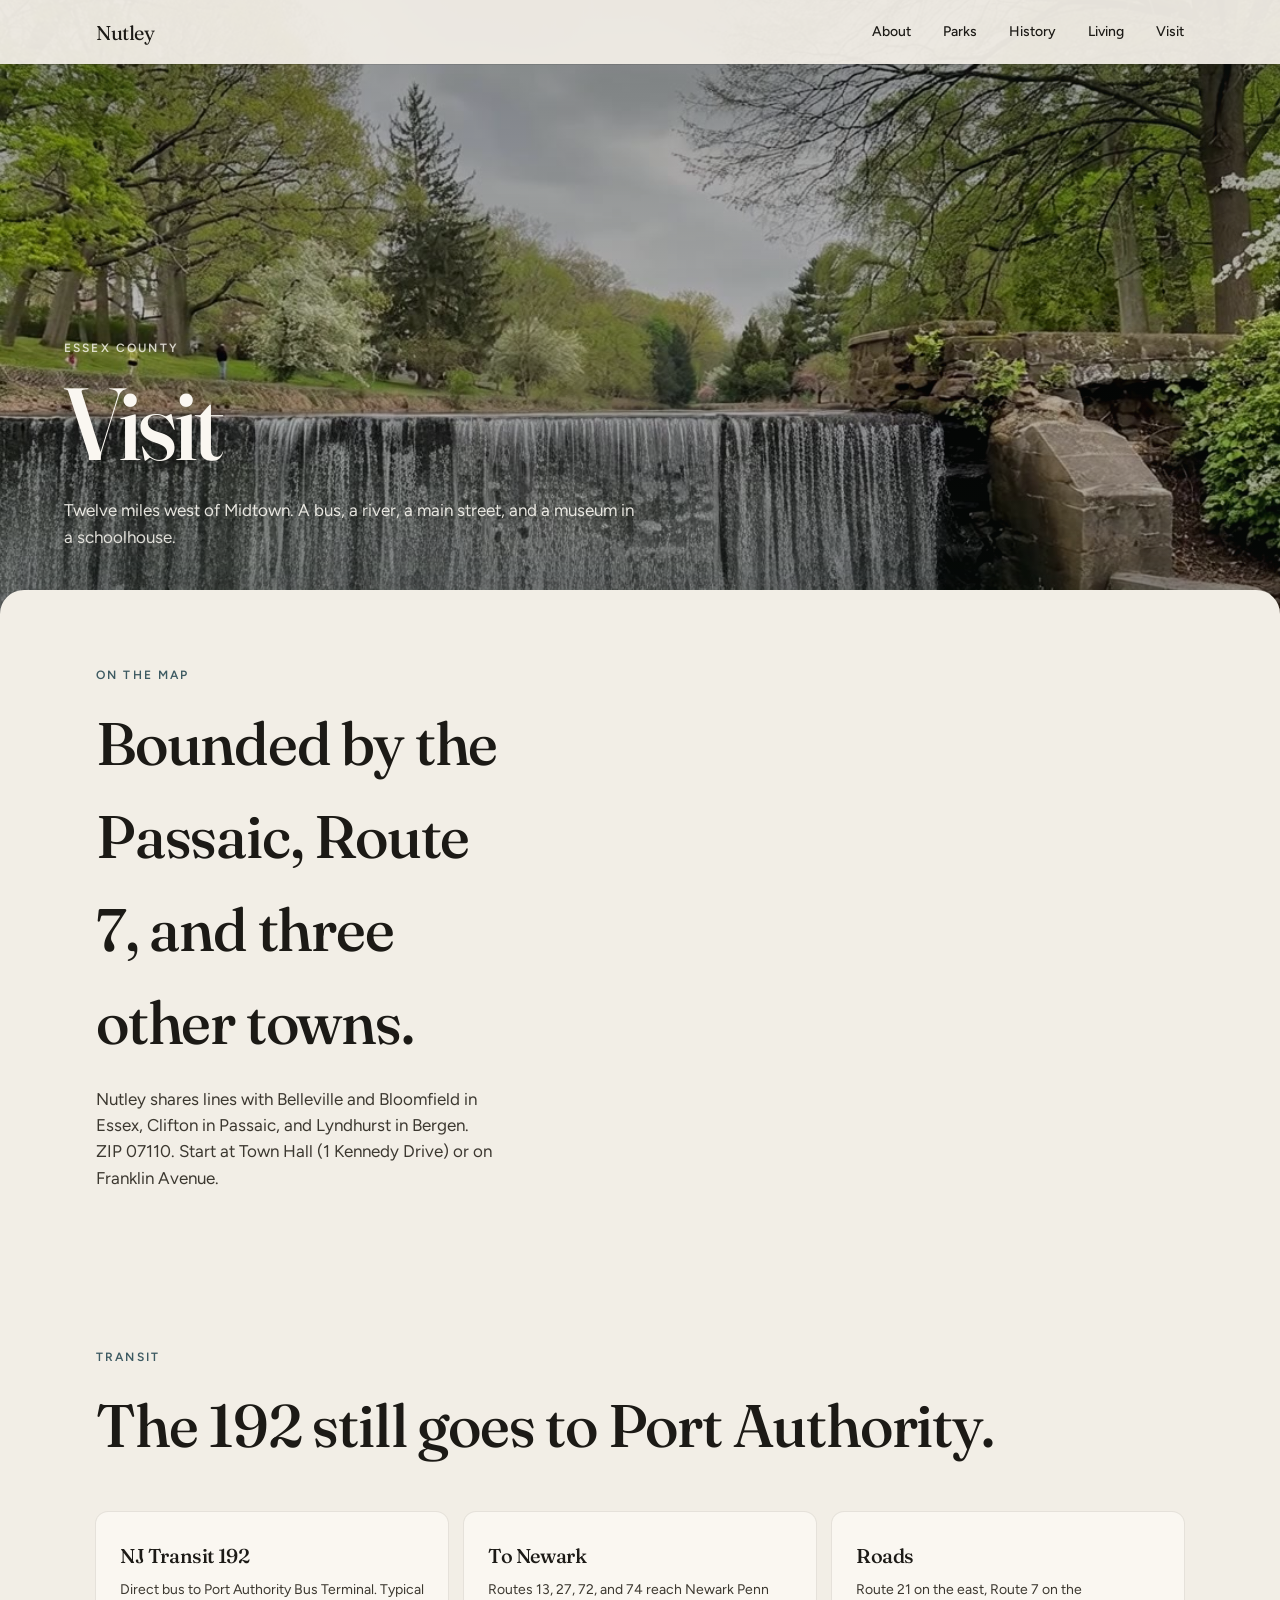
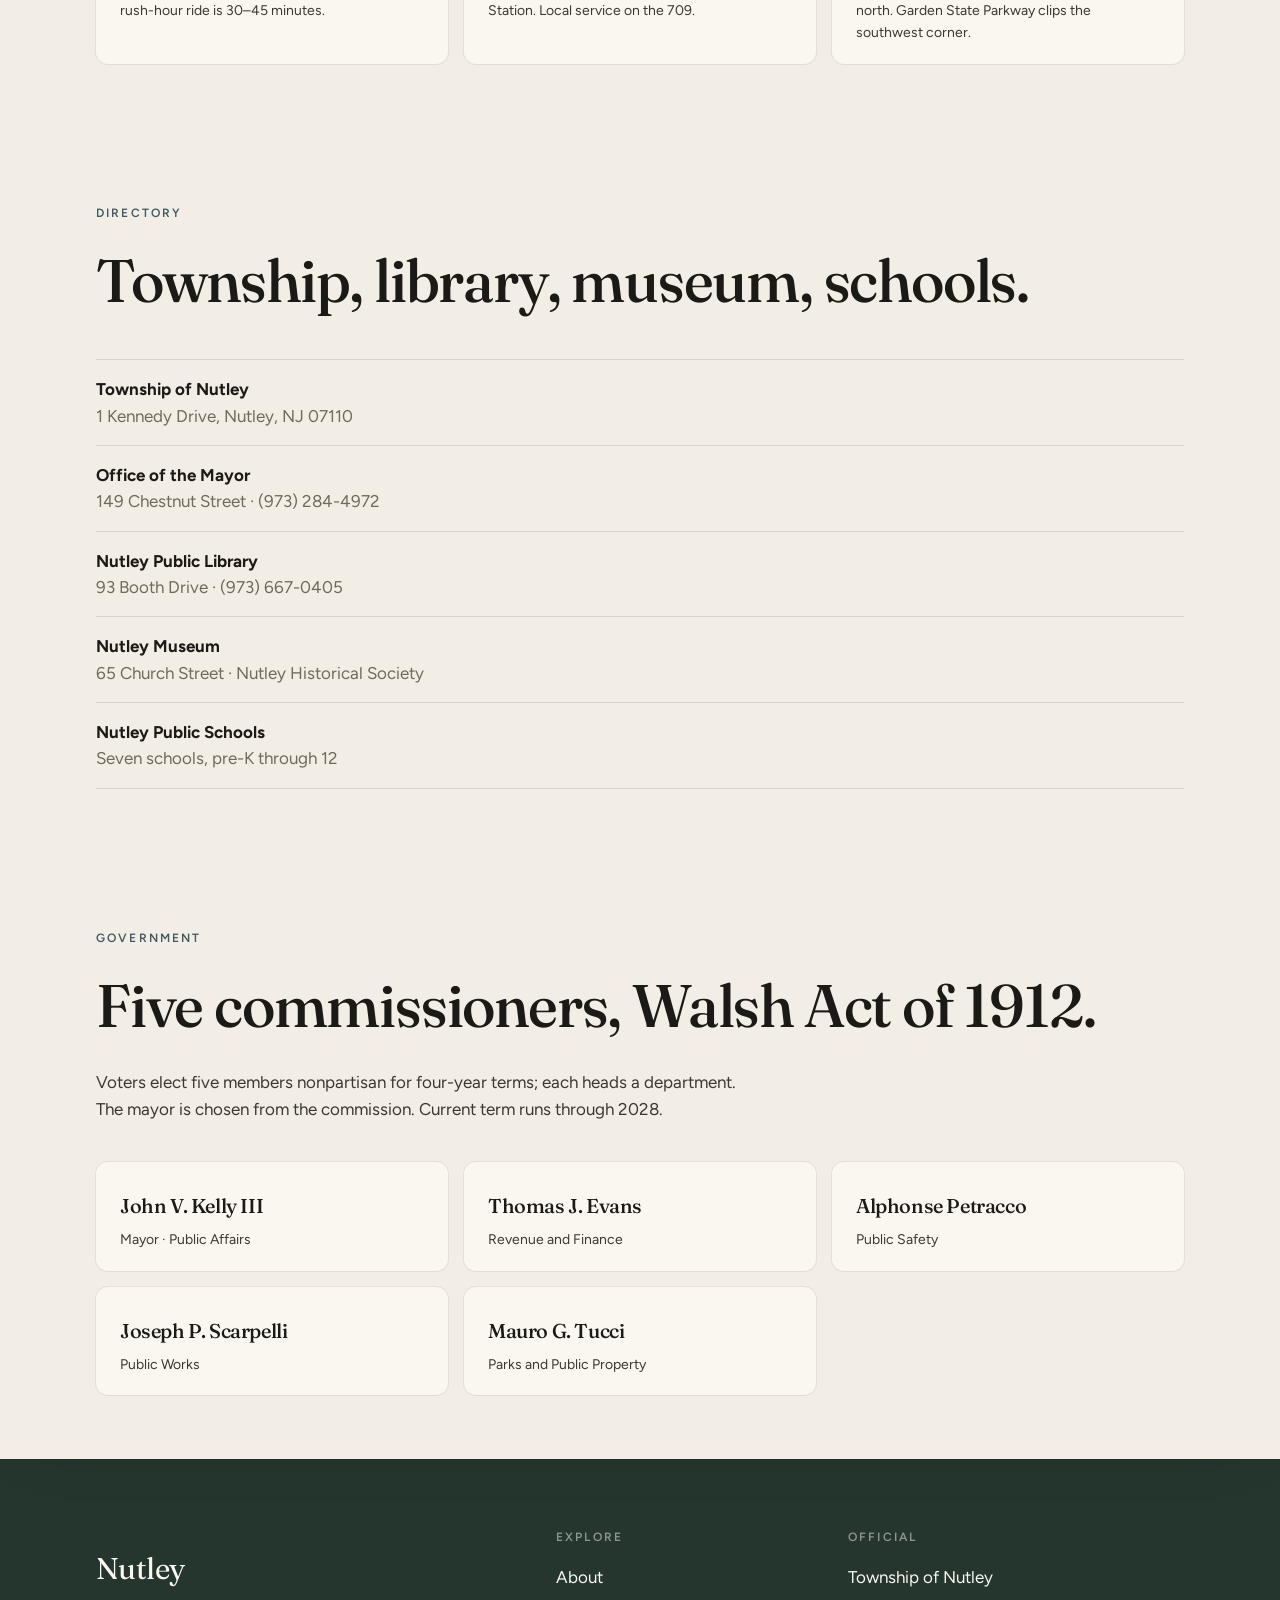
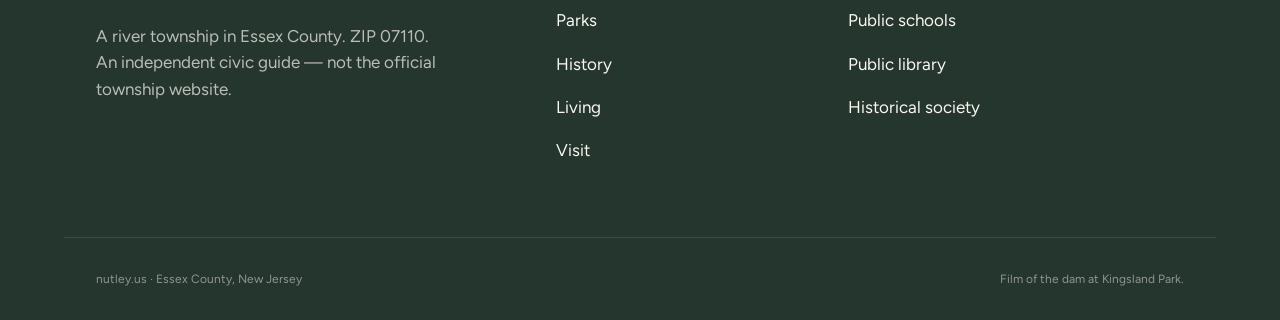
<file: visit.html>
<!doctype html>
<html lang="en">
<head>
  <meta charset="utf-8" />
  <meta name="viewport" content="width=device-width, initial-scale=1" />
  <title>Visit Nutley — New Jersey</title>
  <meta name="description" content="How to get to Nutley, New Jersey: NJ Transit 192, map, township directory, library, and museum." />
  <meta name="theme-color" content="#24362d" />
  <link rel="icon" type="image/svg+xml" href="favicon.svg" />
  <link rel="preconnect" href="https://fonts.googleapis.com" />
  <link rel="preconnect" href="https://fonts.gstatic.com" crossorigin />
  <link rel="stylesheet" href="https://fonts.googleapis.com/css2?family=Figtree:ital,wght@0,400;0,500;0,600;1,400&family=Fraunces:opsz,wght@9..144,500;9..144,600;9..144,700&display=swap" />
  <link rel="stylesheet" href="assets/site.css" />
  <meta property="og:title" content="Visit Nutley — New Jersey" />
  <meta property="og:description" content="How to get to Nutley, New Jersey: NJ Transit 192, map, township directory, library, and museum." />
  <meta property="og:image" content="og.jpg" />
</head>
<body data-page="visit.html">

  <a class="sr-only" href="#main">Skip to content</a>
  <div class="video-root" aria-hidden="true">
    <div class="video-wrap">
      <video autoplay muted loop playsinline preload="auto" poster="video/nutley-poster.jpg">
        <source src="video/nutley-falls.mp4" type="video/mp4" />
      </video>
      <div class="video-scrim"></div>
    </div>
  </div>
  <header>
    <div class="header-inner">
      <a class="logo" href="index.html">Nutley</a>
      <nav class="primary" aria-label="Primary">
        <a href="index.html#about">About</a>
        <a href="parks.html">Parks</a>
        <a href="history.html">History</a>
        <a href="living.html">Living</a>
        <a href="visit.html">Visit</a>
      </nav>
      <button class="menu-btn" type="button" aria-expanded="false" aria-label="Open menu">☰</button>
    </div>
    <div class="mobile-nav" id="mobile-nav">
      <a href="index.html#about">About</a>
      <a href="parks.html">Parks</a>
      <a href="history.html">History</a>
      <a href="living.html">Living</a>
      <a href="visit.html">Visit</a>
    </div>
  </header>
<main>
  <section class="hero compact">
    <div class="hero-inner">
      <p class="kicker">Essex County</p>
      <h1>Visit</h1>
      <p class="lede">Twelve miles west of Midtown. A bus, a river, a main street, and a museum in a schoolhouse.</p>
    </div>
  </section>
  <div class="sheet" id="main">
    <section class="section">
    <div class="grid-12">
      <div>
        <p class="kicker">On the map</p>
        <h2>Bounded by the Passaic, Route 7, and three other towns.</h2>
        <p class="ink-soft">Nutley shares lines with Belleville and Bloomfield in Essex, Clifton in Passaic, and Lyndhurst in Bergen. ZIP 07110. Start at Town Hall (1 Kennedy Drive) or on Franklin Avenue.</p>
      </div>
      <iframe class="map" title="Map of Nutley, New Jersey" src="https://www.openstreetmap.org/export/embed.html?bbox=-74.185%2C40.805%2C-74.135%2C40.838&layer=mapnik" loading="lazy"></iframe>
    </div>
  </section>
  <section class="section">
    <p class="kicker">Transit</p>
    <h2>The 192 still goes to Port Authority.</h2>
    <div class="cards three">
      <article class="card"><h3>NJ Transit 192</h3><p>Direct bus to Port Authority Bus Terminal. Typical rush-hour ride is 30–45 minutes.</p></article>
      <article class="card"><h3>To Newark</h3><p>Routes 13, 27, 72, and 74 reach Newark Penn Station. Local service on the 709.</p></article>
      <article class="card"><h3>Roads</h3><p>Route 21 on the east, Route 7 on the north. Garden State Parkway clips the southwest corner.</p></article>
    </div>
  </section>
  <section class="section">
    <p class="kicker">Directory</p>
    <h2>Township, library, museum, schools.</h2>
    <div class="list-rows">
      <a class="row" href="https://www.nutleynj.org/" target="_blank" rel="noreferrer"><span><strong>Township of Nutley</strong><br /><span class="muted">1 Kennedy Drive, Nutley, NJ 07110</span></span></a>
      <a class="row" href="https://www.nutleynj.org/" target="_blank" rel="noreferrer"><span><strong>Office of the Mayor</strong><br /><span class="muted">149 Chestnut Street · (973) 284-4972</span></span></a>
      <a class="row" href="https://nutleypubliclibrary.org/" target="_blank" rel="noreferrer"><span><strong>Nutley Public Library</strong><br /><span class="muted">93 Booth Drive · (973) 667-0405</span></span></a>
      <a class="row" href="https://www.nutleyhistoricalsociety.org/" target="_blank" rel="noreferrer"><span><strong>Nutley Museum</strong><br /><span class="muted">65 Church Street · Nutley Historical Society</span></span></a>
      <a class="row" href="https://www.nutleyschools.org/" target="_blank" rel="noreferrer"><span><strong>Nutley Public Schools</strong><br /><span class="muted">Seven schools, pre-K through 12</span></span></a>
    </div>
  </section>
  <section class="section">
    <p class="kicker">Government</p>
    <h2>Five commissioners, Walsh Act of 1912.</h2>
    <p class="ink-soft" style="max-width:40rem">Voters elect five members nonpartisan for four-year terms; each heads a department. The mayor is chosen from the commission. Current term runs through 2028.</p>
    <div class="cards three">
      <article class="card"><h3>John V. Kelly III</h3><p>Mayor · Public Affairs</p></article>
      <article class="card"><h3>Thomas J. Evans</h3><p>Revenue and Finance</p></article>
      <article class="card"><h3>Alphonse Petracco</h3><p>Public Safety</p></article>
      <article class="card"><h3>Joseph P. Scarpelli</h3><p>Public Works</p></article>
      <article class="card"><h3>Mauro G. Tucci</h3><p>Parks and Public Property</p></article>
    </div>
  </section>

  </div>
</main>
  <footer>
    <div class="footer-inner">
      <div>
        <p class="logo" style="font-size:1.875rem">Nutley</p>
        <p style="color:color-mix(in oklab, var(--cream) 70%, transparent); max-width:22rem">A river township in Essex County. ZIP 07110. An independent civic guide — not the official township website.</p>
      </div>
      <div>
        <p class="kicker" style="color:color-mix(in oklab, var(--cream) 50%, transparent)">Explore</p>
        <p><a href="index.html#about">About</a></p>
        <p><a href="parks.html">Parks</a></p>
        <p><a href="history.html">History</a></p>
        <p><a href="living.html">Living</a></p>
        <p><a href="visit.html">Visit</a></p>
      </div>
      <div>
        <p class="kicker" style="color:color-mix(in oklab, var(--cream) 50%, transparent)">Official</p>
        <p><a href="https://www.nutleynj.org/" target="_blank" rel="noreferrer">Township of Nutley</a></p>
        <p><a href="https://www.nutleyschools.org/" target="_blank" rel="noreferrer">Public schools</a></p>
        <p><a href="https://nutleypubliclibrary.org/" target="_blank" rel="noreferrer">Public library</a></p>
        <p><a href="https://www.nutleyhistoricalsociety.org/" target="_blank" rel="noreferrer">Historical society</a></p>
      </div>
    </div>
    <div class="footer-legal">
      <p>nutley.us · Essex County, New Jersey</p>
      <p>Film of the dam at Kingsland Park.</p>
    </div>
  </footer>
  <script src="assets/site.js"></script>
</body>
</html>
</file>
<file: assets/site.css>
:root {
  --paper: #f2eee6;
  --paper-2: #e6dfd1;
  --cream: #faf7f1;
  --ink: #1c1a16;
  --ink-soft: #3c3830;
  --muted: #6f695f;
  --forest: #24362d;
  --forest-deep: #16211b;
  --river: #3d5a62;
  --line: color-mix(in oklab, var(--ink) 12%, transparent);
  --display: "Fraunces", "Times New Roman", serif;
  --sans: "Figtree", ui-sans-serif, system-ui, sans-serif;
  --ease: cubic-bezier(0.22, 1, 0.36, 1);
}
* { box-sizing: border-box; }
html { scroll-behavior: smooth; -webkit-font-smoothing: antialiased; }
body {
  margin: 0;
  background: var(--forest-deep);
  color: var(--ink);
  font-family: var(--sans);
  font-size: 1.0625rem;
  line-height: 1.55;
}
button:not(:disabled), [role="button"]:not(:disabled) { cursor: pointer; }
h1, h2, h3 { font-family: var(--display); text-wrap: balance; letter-spacing: -0.02em; font-weight: 500; }
p { text-wrap: pretty; }
a { color: inherit; text-decoration: none; }
img { max-width: 100%; display: block; }
.video-root { pointer-events: none; position: fixed; inset: 0; z-index: 0; overflow: hidden; background: var(--forest-deep); }
.video-wrap { position: absolute; inset: 0; will-change: opacity; }
.video-wrap video {
  position: absolute; inset: 0; width: 100%; height: 100%;
  object-fit: cover; object-position: center 42%;
  filter: brightness(0.82) contrast(1.08) saturate(1.12);
}
.video-scrim {
  position: absolute; inset: 0;
  background: linear-gradient(180deg,
    color-mix(in oklab, var(--forest-deep) 38%, transparent) 0%,
    color-mix(in oklab, var(--forest-deep) 12%, transparent) 36%,
    color-mix(in oklab, var(--forest-deep) 28%, transparent) 68%,
    color-mix(in oklab, var(--forest-deep) 62%, transparent) 100%);
}
header {
  position: fixed; inset-inline: 0; top: 0; z-index: 50;
  color: var(--cream);
  transition: background-color 200ms var(--ease), color 200ms var(--ease), box-shadow 200ms var(--ease);
}
header.solid {
  background: color-mix(in oklab, var(--paper) 95%, transparent);
  color: var(--ink);
  box-shadow: 0 1px 0 var(--line);
}
.header-inner {
  max-width: 72rem; margin: 0 auto; height: 4rem;
  display: flex; align-items: center; justify-content: space-between;
  padding: 0 1.25rem;
}
.logo { font-family: var(--display); font-size: 1.25rem; letter-spacing: -0.02em; }
nav.primary { display: none; gap: 2rem; }
nav.primary a { font-size: 0.875rem; font-weight: 500; }
nav.primary a:hover { opacity: 0.7; }
.menu-btn {
  width: 2.75rem; height: 2.75rem; border: 0; background: transparent; color: inherit;
  display: flex; align-items: center; justify-content: center;
}
.mobile-nav { display: none; border-top: 1px solid var(--line); background: var(--paper); color: var(--ink); }
.mobile-nav.open { display: block; }
.mobile-nav a { display: flex; min-height: 3rem; align-items: center; padding: 0 1.25rem; font-weight: 500; }
.hero {
  position: relative; z-index: 10;
  min-height: 100dvh; display: flex; flex-direction: column; justify-content: flex-end;
  padding: 7rem 1.25rem 6rem; color: var(--cream);
}
.hero.compact { min-height: 70vh; padding-bottom: 5rem; }
.hero-inner { max-width: 72rem; width: 100%; margin: 0 auto; }
.kicker { font-size: 0.75rem; font-weight: 600; letter-spacing: 0.18em; text-transform: uppercase; color: var(--river); }
.hero .kicker { color: color-mix(in oklab, var(--cream) 80%, transparent); }
.hero h1 {
  margin: 0.75rem 0 0;
  font-size: clamp(4.25rem, 8vw + 1.5rem, 9.5rem);
  line-height: 1.05; letter-spacing: -0.04em;
  text-shadow: 0 1px 18px rgba(14, 20, 17, 0.35);
}
.hero.compact h1 { font-size: clamp(2.5rem, 8vw, 6.5rem); }
.lede { margin: 1.25rem 0 0; max-width: 36rem; color: color-mix(in oklab, var(--cream) 90%, transparent); text-shadow: 0 1px 18px rgba(14, 20, 17, 0.35); }
.actions { margin-top: 2rem; display: flex; flex-wrap: wrap; gap: 0.75rem; }
.btn {
  display: inline-flex; align-items: center; justify-content: center;
  height: 3rem; padding: 0 1.5rem; border-radius: 0.5rem;
  font-size: 0.875rem; font-weight: 500;
  transition: opacity 150ms var(--ease), transform 150ms var(--ease), background-color 150ms var(--ease);
}
.btn:active { transform: scale(0.96); }
.btn-cream { background: var(--cream); color: var(--forest); }
.btn-cream:hover { opacity: 0.9; }
.btn-ghost { color: var(--cream); box-shadow: inset 0 0 0 1px rgba(250,247,241,0.35); }
.btn-ghost:hover { background: color-mix(in oklab, var(--cream) 10%, transparent); }
.scroll-cue {
  position: absolute; bottom: 2rem; left: 50%; transform: translateX(-50%);
  font-size: 0.75rem; font-weight: 500; letter-spacing: 0.18em; text-transform: uppercase;
  color: color-mix(in oklab, var(--cream) 70%, transparent);
}
.sheet {
  position: relative; z-index: 10; margin-top: -2.5rem;
  background: var(--paper); color: var(--ink);
  border-radius: 1.5rem 1.5rem 0 0;
  box-shadow: 0 -24px 80px -32px rgba(8, 12, 10, 0.45);
}
.section { max-width: 72rem; margin: 0 auto; padding: 4rem 1.25rem; scroll-margin-top: 6rem; }
.grid-12 { display: grid; gap: 2.5rem; }
.split { display: grid; gap: 2.5rem; }
.stats {
  margin-top: 3.5rem; display: grid; grid-template-columns: 1fr 1fr; gap: 1px;
  background: var(--line); border-radius: 0.75rem; overflow: hidden;
}
.stats div { background: var(--paper-2); padding: 1.5rem 1.25rem; }
.stats dt { font-size: 0.75rem; font-weight: 500; letter-spacing: 0.18em; text-transform: uppercase; color: var(--muted); }
.stats dd { margin: 0.5rem 0 0; font-family: var(--display); font-size: clamp(1.75rem, 1.2rem + 1.6vw, 2.5rem); }
.stats p { margin: 0.25rem 0 0; font-size: 0.75rem; color: var(--muted); }
.cards { margin-top: 2.5rem; display: grid; gap: 1rem; }
.card {
  background: var(--cream); border-radius: 0.75rem; padding: 1.25rem 1.5rem;
  box-shadow: 0 0 0 1px rgba(28,26,22,0.06), 0 1px 2px -1px rgba(28,26,22,0.06);
}
.card .meta, .meta { font-size: 0.75rem; font-weight: 500; letter-spacing: 0.18em; text-transform: uppercase; color: var(--muted); }
.card h3 { margin: 0.5rem 0 0; font-size: 1.25rem; }
.card p { margin: 0.5rem 0 0; font-size: 0.875rem; color: var(--ink-soft); }
.timeline { list-style: none; padding: 0; margin: 0; }
.timeline li { display: grid; gap: 0.5rem; border-top: 1px solid var(--line); padding: 1.25rem 0; }
.timeline .year { font-size: 0.875rem; font-weight: 500; color: var(--river); }
.muted { color: var(--muted); }
.ink-soft { color: var(--ink-soft); }
h2 { margin: 0.75rem 0 0; font-size: clamp(2.25rem, 1.4rem + 3vw, 3.75rem); }
.link-row { display: inline-flex; align-items: center; gap: 0.5rem; margin-top: 1.5rem; height: 2.75rem; font-size: 0.875rem; font-weight: 500; color: var(--forest); }
.frame { border-radius: 0.75rem; width: 100%; object-fit: cover; outline: 1px solid rgba(28,26,22,0.1); outline-offset: -1px; }
.frame.tall { max-height: 70vh; object-position: top; }
.list-rows { list-style: none; padding: 0; margin: 2rem 0 0; border-top: 1px solid var(--line); border-bottom: 1px solid var(--line); }
.list-rows li, .list-rows a.row {
  display: flex; flex-wrap: wrap; align-items: baseline; justify-content: space-between; gap: 0.5rem;
  padding: 1rem 0; border-bottom: 1px solid var(--line); min-height: 4rem;
}
.list-rows li:last-child, .list-rows a.row:last-child { border-bottom: 0; }
.cta-band { background: var(--forest); color: var(--cream); border-radius: 0.75rem; padding: 2.5rem 1.5rem; }
.cta-band .kicker { color: color-mix(in oklab, var(--cream) 70%, transparent); }
.cta-band p { color: color-mix(in oklab, var(--cream) 80%, transparent); }
footer { border-top: 1px solid var(--line); background: var(--forest); color: var(--cream); }
.footer-inner { max-width: 72rem; margin: 0 auto; padding: 3.5rem 1.25rem; display: grid; gap: 2.5rem; }
.footer-legal {
  border-top: 1px solid color-mix(in oklab, var(--cream) 10%, transparent);
  max-width: 72rem; margin: 0 auto; padding: 1.25rem; font-size: 0.75rem;
  color: color-mix(in oklab, var(--cream) 50%, transparent);
  display: flex; flex-direction: column; gap: 0.5rem;
}
.map { width: 100%; height: 20rem; border: 0; border-radius: 0.75rem; }
.sr-only { position: absolute; width: 1px; height: 1px; padding: 0; margin: -1px; overflow: hidden; clip: rect(0,0,0,0); border: 0; }
@media (min-width: 640px) {
  .header-inner, .hero, .section, .footer-inner, .footer-legal { padding-left: 2rem; padding-right: 2rem; }
  .stats { grid-template-columns: repeat(4, 1fr); }
  .cards { grid-template-columns: 1fr 1fr; }
  .timeline li { grid-template-columns: 9rem 1fr; gap: 2rem; }
}
@media (min-width: 768px) {
  nav.primary { display: flex; }
  .menu-btn { display: none; }
  .cards.three { grid-template-columns: repeat(3, 1fr); }
  .footer-inner { grid-template-columns: 5fr 3fr 4fr; }
  .footer-legal { flex-direction: row; justify-content: space-between; }
}
@media (min-width: 1024px) {
  .grid-12 { grid-template-columns: 5fr 7fr; }
  .split { grid-template-columns: 1fr 1fr; align-items: center; }
  .map { height: 24rem; }
}
@media (prefers-reduced-motion: reduce) {
  html { scroll-behavior: auto; }
}
</file>
